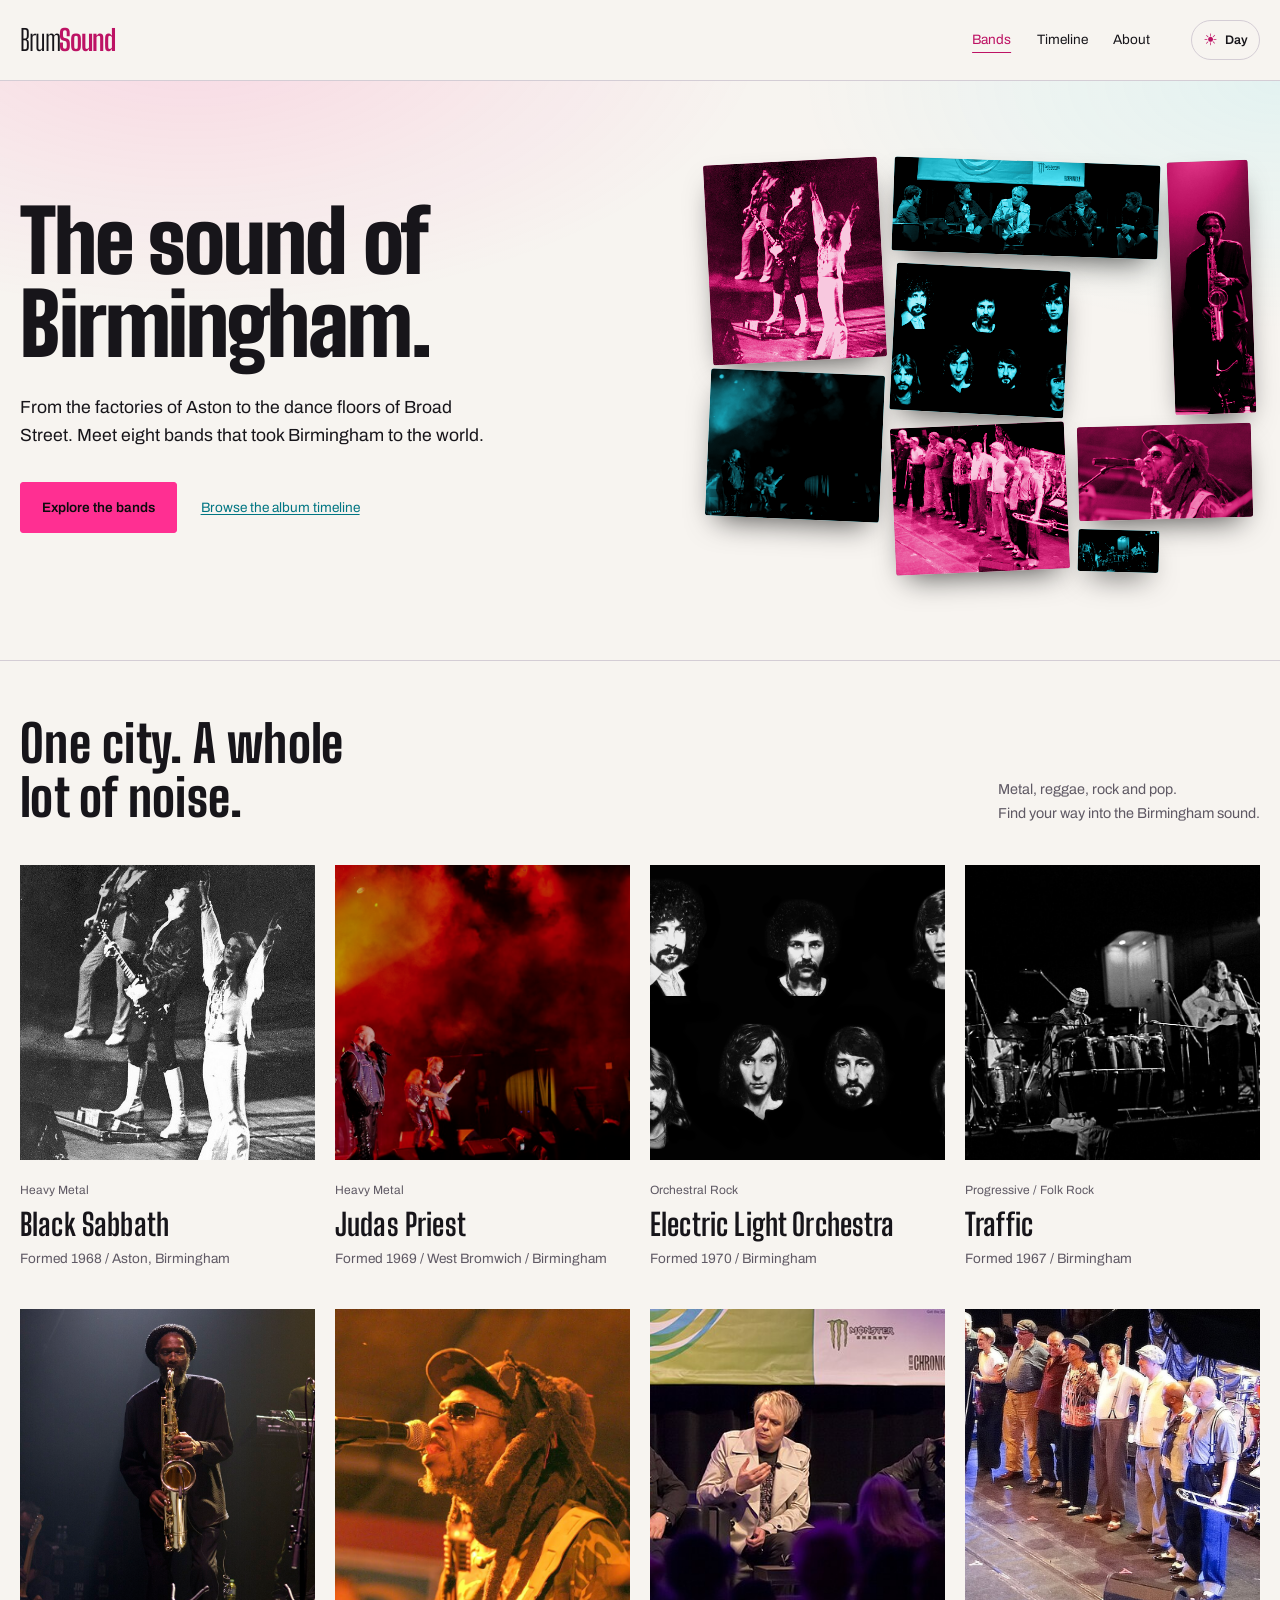
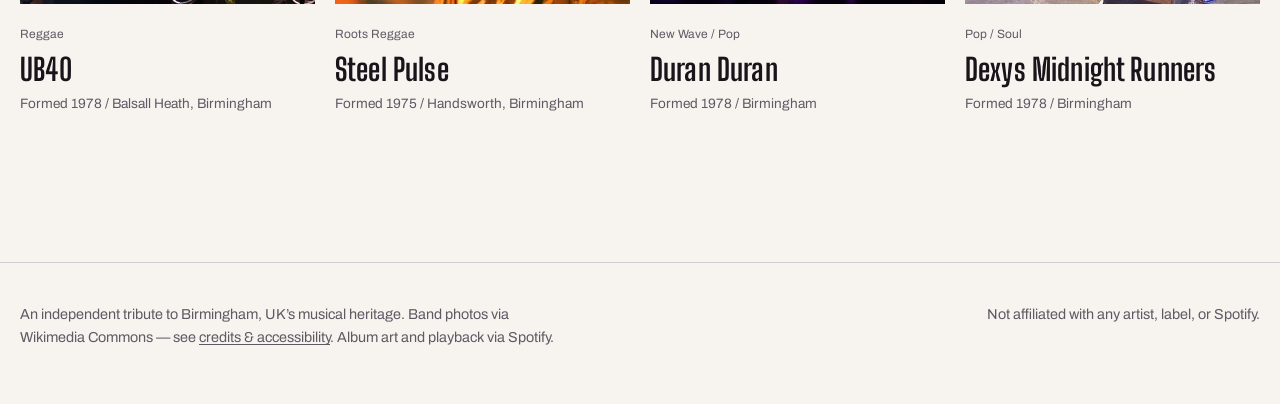
<file: index.html>
<!doctype html>
<html lang="en">
<head>
<meta charset="utf-8">
<meta name="viewport" content="width=device-width, initial-scale=1">
<title>BrumSound — The Sound of Birmingham</title>
<meta name="description" content="A musical heritage site profiling Birmingham&#x27;s most influential bands: Black Sabbath, Judas Priest, ELO, Traffic, UB40, Steel Pulse, Duran Duran and Dexys Midnight Runners.">
<link rel="preconnect" href="https://fonts.googleapis.com">
<link rel="preconnect" href="https://fonts.gstatic.com" crossorigin>
<link rel="stylesheet" href="css/base.css">
<link rel="stylesheet" href="css/themes.css">
</head>
<body class="home-page">
<a class="skip-link" href="#main">Skip to content</a>
<header class="site-header">
  <div class="container">
    <a class="site-logo" href="index.html">Brum<strong>Sound</strong></a>
    <nav class="site-nav" aria-label="Primary">
      <ul>
        <li><a href="index.html">Bands</a></li>
        <li><a href="timeline.html">Timeline</a></li>
        <li><a href="about.html">About</a></li>
      </ul>
    </nav>
  </div>
</header>
<main id="main">
  <section class="hero">
    <div class="container hero-grid">
      <div class="hero-copy">
        <h1>The sound of<br>Birmingham.</h1>
        <p class="lede">From the factories of Aston to the dance floors of Broad Street. Meet eight bands that took Birmingham to the world.</p>
        <div class="hero-actions"><a class="btn" href="#bands">Explore the bands</a><a class="text-link" href="timeline.html">Browse the album timeline</a></div>
      </div>
      <div class="hero-collage" aria-hidden="true">
        <div class="collage-tile ct-1"><img src="images/black-sabbath.jpg" alt="" fetchpriority="high" width="501" height="640"></div>
        <div class="collage-tile ct-2"><img src="images/duran-duran.jpg" alt="" loading="lazy" width="960" height="357"></div>
        <div class="collage-tile ct-3"><img src="images/ub40.jpg" alt="" loading="lazy" width="960" height="1440"></div>
        <div class="collage-tile ct-4"><img src="images/elo.png" alt="" loading="lazy" width="846" height="582"></div>
        <div class="collage-tile ct-5"><img src="images/steel-pulse.jpg" alt="" loading="lazy" width="960" height="640"></div>
        <div class="collage-tile ct-6"><img src="images/judas-priest.jpg" alt="" loading="lazy" width="960" height="639"></div>
        <div class="collage-tile ct-7"><img src="images/dexys.jpg" alt="" loading="lazy" width="960" height="779"></div>
        <div class="collage-tile ct-8"><img src="images/traffic.jpg" alt="" loading="lazy" width="960" height="641"></div>
      </div>
    </div>
  </section>

  <section class="container band-directory" id="bands">
    <div class="directory-heading"><h2>One city. A whole lot of noise.</h2><p>Metal, reggae, rock and pop.<br>Find your way into the Birmingham sound.</p></div>
    <div class="band-grid">
      <a class="band-card" href="bands/black-sabbath.html">
        <div class="band-card-media">
          <img src="images/black-sabbath.jpg" alt="" loading="lazy" width="501" height="640">
        </div>
        <div class="band-card-body" data-theme="metal">
          <span class="badge">Heavy Metal</span>
          <h3>Black Sabbath</h3>
          <p class="meta">Formed 1968 / Aston, Birmingham</p>
        </div>
      </a>
      <a class="band-card" href="bands/judas-priest.html">
        <div class="band-card-media">
          <img src="images/judas-priest.jpg" alt="" loading="lazy" width="960" height="639">
        </div>
        <div class="band-card-body" data-theme="metal">
          <span class="badge">Heavy Metal</span>
          <h3>Judas Priest</h3>
          <p class="meta">Formed 1969 / West Bromwich / Birmingham</p>
        </div>
      </a>
      <a class="band-card" href="bands/elo.html">
        <div class="band-card-media">
          <img src="images/elo.png" alt="" loading="lazy" width="846" height="582">
        </div>
        <div class="band-card-body" data-theme="cosmic">
          <span class="badge">Orchestral Rock</span>
          <h3>Electric Light Orchestra</h3>
          <p class="meta">Formed 1970 / Birmingham</p>
        </div>
      </a>
      <a class="band-card" href="bands/traffic.html">
        <div class="band-card-media">
          <img src="images/traffic.jpg" alt="" loading="lazy" width="960" height="641">
        </div>
        <div class="band-card-body" data-theme="cosmic">
          <span class="badge">Progressive / Folk Rock</span>
          <h3>Traffic</h3>
          <p class="meta">Formed 1967 / Birmingham</p>
        </div>
      </a>
      <a class="band-card" href="bands/ub40.html">
        <div class="band-card-media">
          <img src="images/ub40.jpg" alt="" loading="lazy" width="960" height="1440">
        </div>
        <div class="band-card-body" data-theme="reggae">
          <span class="badge">Reggae</span>
          <h3>UB40</h3>
          <p class="meta">Formed 1978 / Balsall Heath, Birmingham</p>
        </div>
      </a>
      <a class="band-card" href="bands/steel-pulse.html">
        <div class="band-card-media">
          <img src="images/steel-pulse.jpg" alt="" loading="lazy" width="960" height="640">
        </div>
        <div class="band-card-body" data-theme="reggae">
          <span class="badge">Roots Reggae</span>
          <h3>Steel Pulse</h3>
          <p class="meta">Formed 1975 / Handsworth, Birmingham</p>
        </div>
      </a>
      <a class="band-card" href="bands/duran-duran.html">
        <div class="band-card-media">
          <img src="images/duran-duran.jpg" alt="" loading="lazy" width="960" height="357">
        </div>
        <div class="band-card-body" data-theme="pop">
          <span class="badge">New Wave / Pop</span>
          <h3>Duran Duran</h3>
          <p class="meta">Formed 1978 / Birmingham</p>
        </div>
      </a>
      <a class="band-card" href="bands/dexys.html">
        <div class="band-card-media">
          <img src="images/dexys.jpg" alt="" loading="lazy" width="960" height="779">
        </div>
        <div class="band-card-body" data-theme="pop">
          <span class="badge">Pop / Soul</span>
          <h3>Dexys Midnight Runners</h3>
          <p class="meta">Formed 1978 / Birmingham</p>
        </div>
      </a>
    </div>
  </section>
</main>
<footer class="site-footer">
  <div class="container">
    <p>An independent tribute to Birmingham, UK&rsquo;s musical heritage. Band photos via Wikimedia Commons
      &mdash; see <a href="about.html">credits &amp; accessibility</a>. Album art and playback via Spotify.</p>
    <p>Not affiliated with any artist, label, or Spotify.</p>
  </div>
</footer>
<script src="js/main.js"></script>
</body>
</html>
</file>
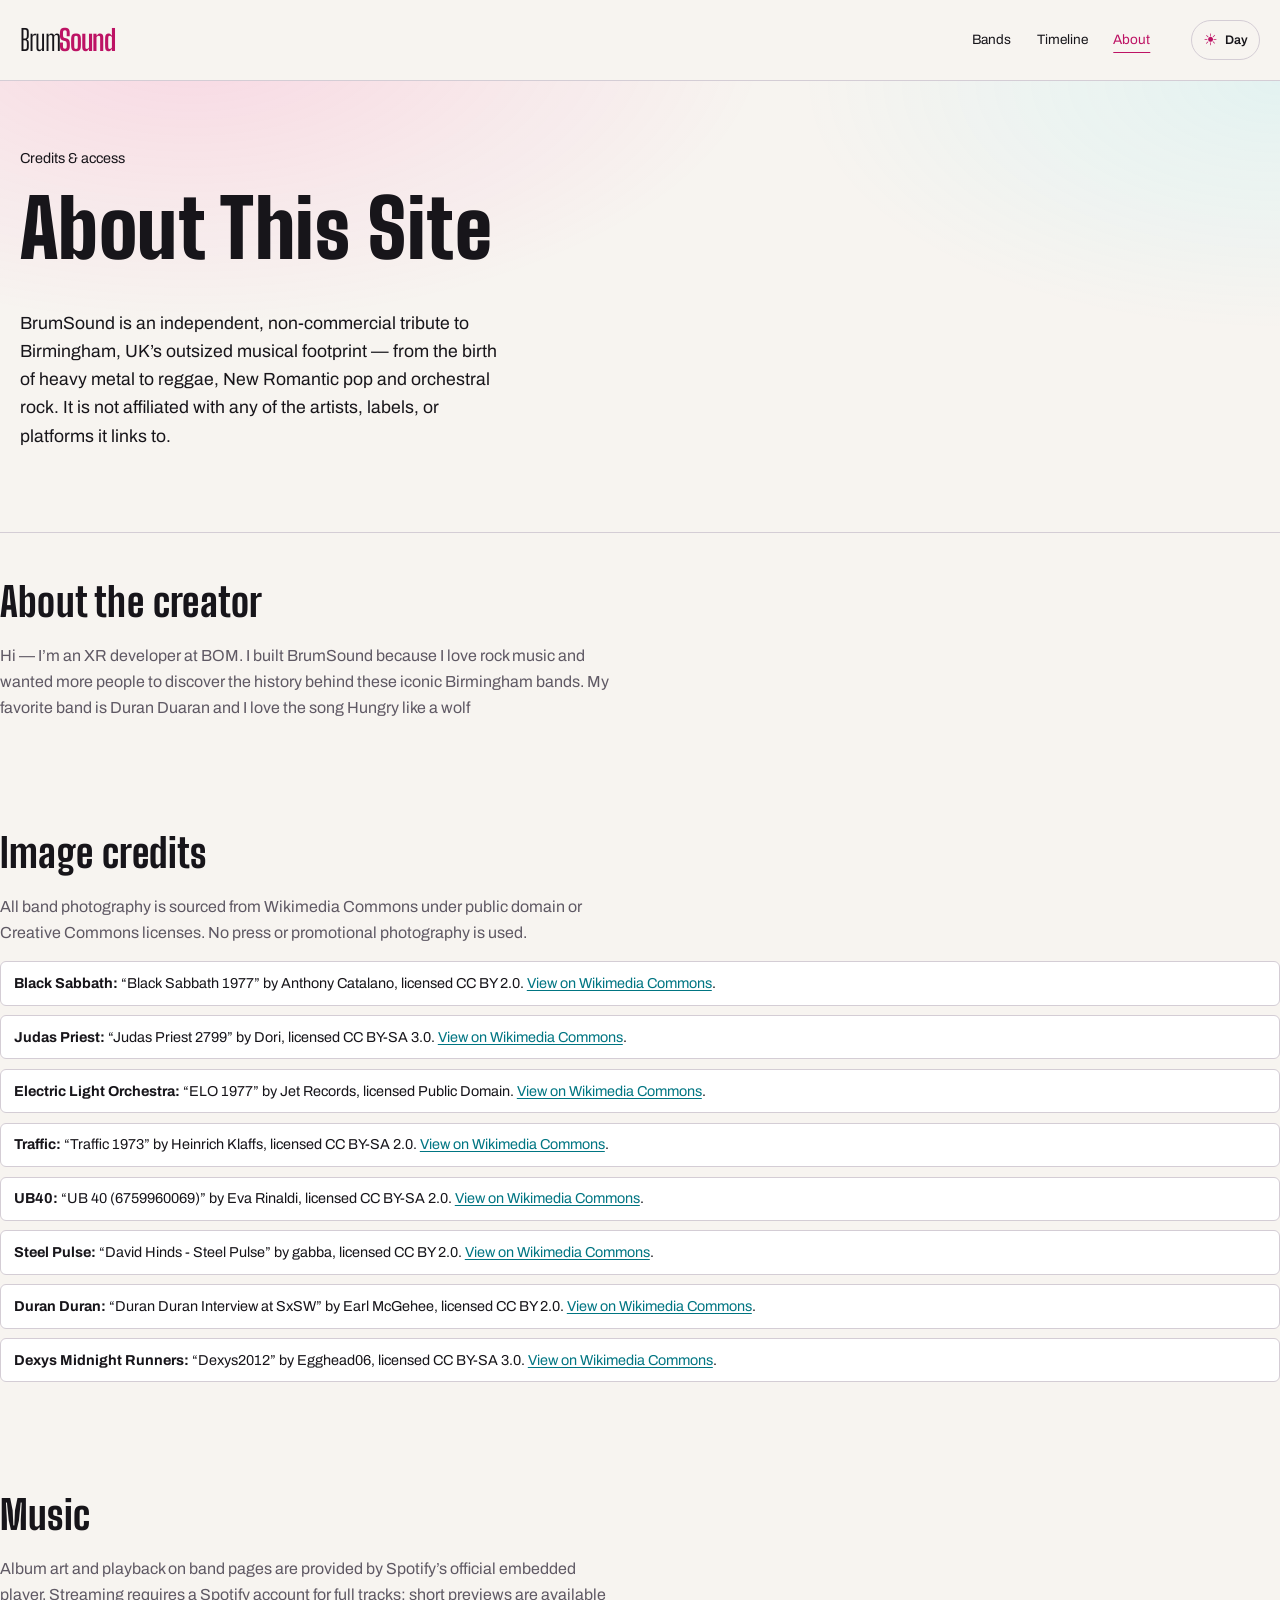
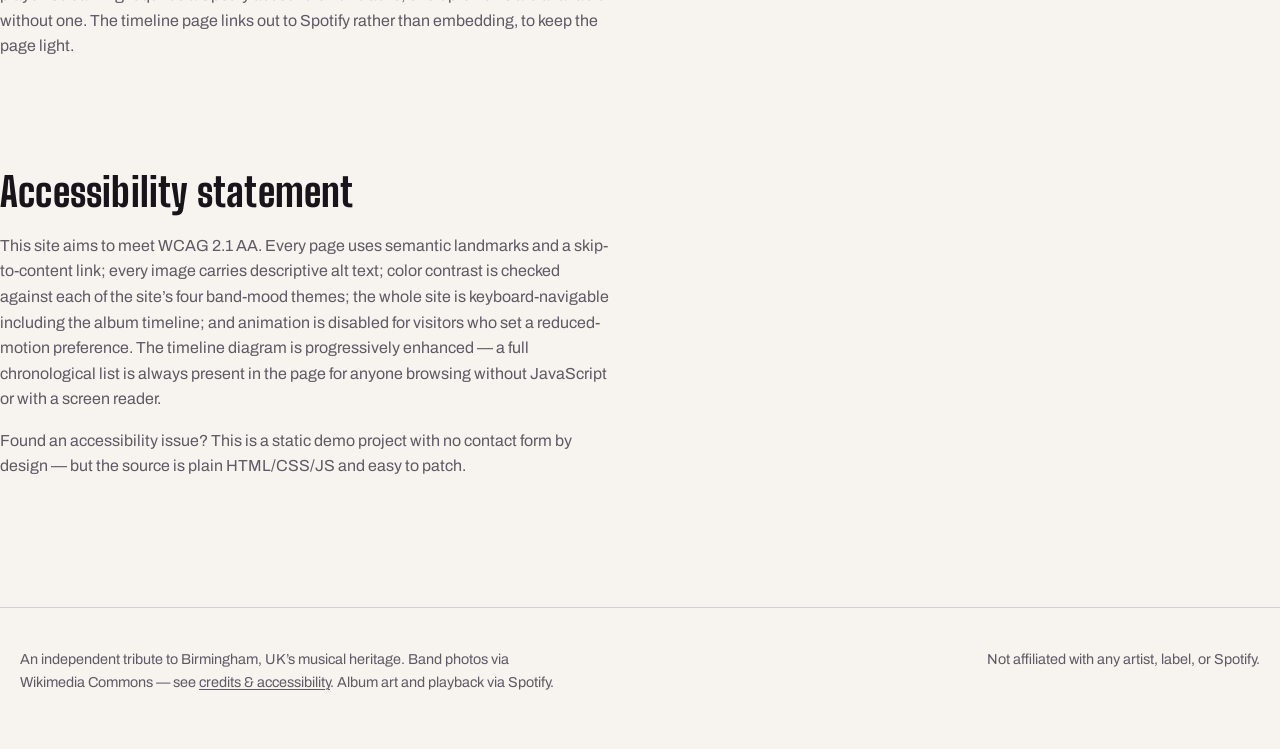
<file: about.html>
<!doctype html>
<html lang="en">
<head>
<meta charset="utf-8">
<meta name="viewport" content="width=device-width, initial-scale=1">
<title>About &amp; Credits — BrumSound</title>
<meta name="description" content="Image credits, Spotify attribution, and the accessibility statement for BrumSound.">
<link rel="preconnect" href="https://fonts.googleapis.com">
<link rel="preconnect" href="https://fonts.gstatic.com" crossorigin>
<link rel="stylesheet" href="css/base.css">
<link rel="stylesheet" href="css/themes.css">
</head>
<body>
<a class="skip-link" href="#main">Skip to content</a>
<header class="site-header">
  <div class="container">
    <a class="site-logo" href="index.html">Brum<strong>Sound</strong></a>
    <nav class="site-nav" aria-label="Primary">
      <ul>
        <li><a href="index.html">Bands</a></li>
        <li><a href="timeline.html">Timeline</a></li>
        <li><a href="about.html">About</a></li>
      </ul>
    </nav>
  </div>
</header>
<main id="main">
  <section class="hero">
    <div class="container">
      <span class="eyebrow">Credits &amp; access</span>
      <h1>About This Site</h1>
      <p class="lede">BrumSound is an independent, non-commercial tribute to Birmingham, UK&rsquo;s outsized
        musical footprint &mdash; from the birth of heavy metal to reggae, New Romantic pop and orchestral
        rock. It is not affiliated with any of the artists, labels, or platforms it links to.</p>
    </div>
  </section>

  <section class="container section">
    <h2>About the creator</h2>
    <p>Hi &mdash; I&rsquo;m an XR developer at BOM. I built BrumSound because I love rock music and wanted
      more people to discover the history behind these iconic Birmingham bands. My favorite band is Duran Duaran and I love the song Hungry like a wolf</p>
  </section>

  <section class="container section">
    <h2>Image credits</h2>
    <p>All band photography is sourced from Wikimedia Commons under public domain or Creative Commons
      licenses. No press or promotional photography is used.</p>
    <ul class="credit-list">
      <li><strong>Black Sabbath:</strong> &ldquo;Black Sabbath 1977&rdquo; by Anthony Catalano, licensed CC BY 2.0. <a href="https://commons.wikimedia.org/wiki/File:Black_Sabbath_1977.jpg" target="_blank" rel="noopener">View on Wikimedia Commons</a>.</li>
      <li><strong>Judas Priest:</strong> &ldquo;Judas Priest 2799&rdquo; by Dori, licensed CC BY-SA 3.0. <a href="https://commons.wikimedia.org/wiki/File:Judas_Priest_2799.jpg" target="_blank" rel="noopener">View on Wikimedia Commons</a>.</li>
      <li><strong>Electric Light Orchestra:</strong> &ldquo;ELO 1977&rdquo; by Jet Records, licensed Public Domain. <a href="https://commons.wikimedia.org/wiki/File:ELO_1977.png" target="_blank" rel="noopener">View on Wikimedia Commons</a>.</li>
      <li><strong>Traffic:</strong> &ldquo;Traffic 1973&rdquo; by Heinrich Klaffs, licensed CC BY-SA 2.0. <a href="https://commons.wikimedia.org/wiki/File:Traffic_1973.jpg" target="_blank" rel="noopener">View on Wikimedia Commons</a>.</li>
      <li><strong>UB40:</strong> &ldquo;UB 40 (6759960069)&rdquo; by Eva Rinaldi, licensed CC BY-SA 2.0. <a href="https://commons.wikimedia.org/wiki/File:UB_40_(6759960069).jpg" target="_blank" rel="noopener">View on Wikimedia Commons</a>.</li>
      <li><strong>Steel Pulse:</strong> &ldquo;David Hinds - Steel Pulse&rdquo; by gabba, licensed CC BY 2.0. <a href="https://commons.wikimedia.org/wiki/File:David_Hinds_-_Steel_Pulse.jpg" target="_blank" rel="noopener">View on Wikimedia Commons</a>.</li>
      <li><strong>Duran Duran:</strong> &ldquo;Duran Duran Interview at SxSW&rdquo; by Earl McGehee, licensed CC BY 2.0. <a href="https://commons.wikimedia.org/wiki/File:Duran_Duran_Interview_at_SxSW.jpg" target="_blank" rel="noopener">View on Wikimedia Commons</a>.</li>
      <li><strong>Dexys Midnight Runners:</strong> &ldquo;Dexys2012&rdquo; by Egghead06, licensed CC BY-SA 3.0. <a href="https://commons.wikimedia.org/wiki/File:Dexys2012.jpg" target="_blank" rel="noopener">View on Wikimedia Commons</a>.</li>
    </ul>
  </section>

  <section class="container section">
    <h2>Music</h2>
    <p>Album art and playback on band pages are provided by Spotify&rsquo;s official embedded player.
      Streaming requires a Spotify account for full tracks; short previews are available without one.
      The timeline page links out to Spotify rather than embedding, to keep the page light.</p>
  </section>

  <section class="container section">
    <h2>Accessibility statement</h2>
    <p>This site aims to meet WCAG 2.1 AA. Every page uses semantic landmarks and a skip-to-content link;
      every image carries descriptive alt text; color contrast is checked against each of the site&rsquo;s
      four band-mood themes; the whole site is keyboard-navigable including the album timeline; and
      animation is disabled for visitors who set a reduced-motion preference. The timeline diagram is
      progressively enhanced &mdash; a full chronological list is always present in the page for anyone
      browsing without JavaScript or with a screen reader.</p>
    <p>Found an accessibility issue? This is a static demo project with no contact form by design &mdash;
      but the source is plain HTML/CSS/JS and easy to patch.</p>
  </section>
</main>
<footer class="site-footer">
  <div class="container">
    <p>An independent tribute to Birmingham, UK&rsquo;s musical heritage. Band photos via Wikimedia Commons
      &mdash; see <a href="about.html">credits &amp; accessibility</a>. Album art and playback via Spotify.</p>
    <p>Not affiliated with any artist, label, or Spotify.</p>
  </div>
</footer>
<script src="js/main.js"></script>
</body>
</html>
</file>
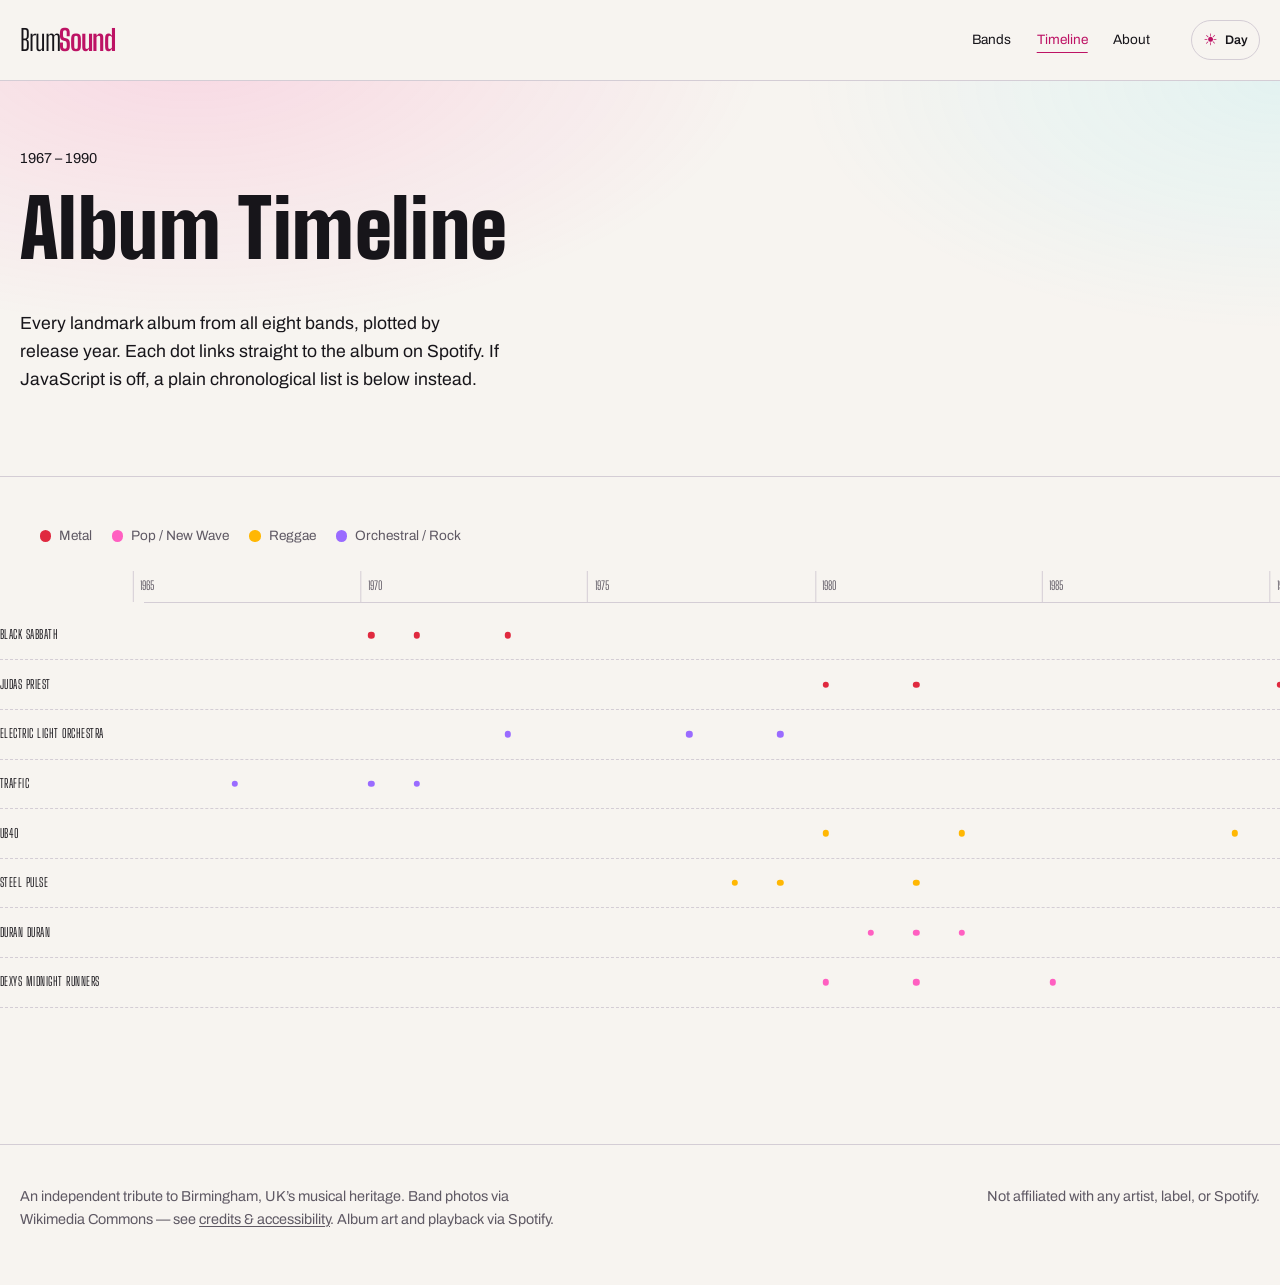
<file: timeline.html>
<!doctype html>
<html lang="en">
<head>
<meta charset="utf-8">
<meta name="viewport" content="width=device-width, initial-scale=1">
<title>Album Timeline — BrumSound</title>
<meta name="description" content="A historical diagram of album releases from Birmingham&#x27;s most influential bands, 1967 to 1990, linked to Spotify.">
<link rel="preconnect" href="https://fonts.googleapis.com">
<link rel="preconnect" href="https://fonts.gstatic.com" crossorigin>
<link rel="stylesheet" href="css/base.css">
<link rel="stylesheet" href="css/themes.css">
</head>
<body>
<a class="skip-link" href="#main">Skip to content</a>
<header class="site-header">
  <div class="container">
    <a class="site-logo" href="index.html">Brum<strong>Sound</strong></a>
    <nav class="site-nav" aria-label="Primary">
      <ul>
        <li><a href="index.html">Bands</a></li>
        <li><a href="timeline.html">Timeline</a></li>
        <li><a href="about.html">About</a></li>
      </ul>
    </nav>
  </div>
</header>
<main id="main">
  <section class="hero">
    <div class="container">
      <span class="eyebrow">1967 &ndash; 1990</span>
      <h1>Album Timeline</h1>
      <p class="lede">Every landmark album from all eight bands, plotted by release year. Each dot links
        straight to the album on Spotify. If JavaScript is off, a plain chronological list is below instead.</p>
    </div>
  </section>

  <section class="container section-tight">
    <ul class="timeline-legend" id="timeline-legend"></ul>
    <div class="timeline-wrap">
      <div class="timeline-diagram" id="timeline-diagram"></div>
    </div>

    <div class="timeline-fallback">
      <h3>Full chronological list</h3>
      <ol>
      <li><strong>1967</strong> &mdash; <a href="bands/traffic.html">Traffic</a>: <a href="https://open.spotify.com/album/3E9GiUlnRL2Sq0mstTSElN" target="_blank" rel="noopener">Mr. Fantasy</a></li>
      <li><strong>1970</strong> &mdash; <a href="bands/black-sabbath.html">Black Sabbath</a>: <a href="https://open.spotify.com/album/7LGVdC9fFwgWYaIrZwsSv6" target="_blank" rel="noopener">Paranoid</a></li>
      <li><strong>1970</strong> &mdash; <a href="bands/traffic.html">Traffic</a>: <a href="https://open.spotify.com/album/2TjodugH6rA5ZHPsWVErmw" target="_blank" rel="noopener">John Barleycorn Must Die</a></li>
      <li><strong>1971</strong> &mdash; <a href="bands/black-sabbath.html">Black Sabbath</a>: <a href="https://open.spotify.com/album/5fL62YvPPXrzm9gKJpswlq" target="_blank" rel="noopener">Master of Reality</a></li>
      <li><strong>1971</strong> &mdash; <a href="bands/traffic.html">Traffic</a>: <a href="https://open.spotify.com/album/3O3fvYKFuKqOyDkPR25tX8" target="_blank" rel="noopener">The Low Spark of High Heeled Boys</a></li>
      <li><strong>1973</strong> &mdash; <a href="bands/black-sabbath.html">Black Sabbath</a>: <a href="https://open.spotify.com/album/6tjx1ACkf4cYyFuhkyqz2A" target="_blank" rel="noopener">Sabbath Bloody Sabbath</a></li>
      <li><strong>1973</strong> &mdash; <a href="bands/elo.html">Electric Light Orchestra</a>: <a href="https://open.spotify.com/album/5SeRsknrRC8Ch082iwtB40" target="_blank" rel="noopener">ELO 2</a></li>
      <li><strong>1977</strong> &mdash; <a href="bands/elo.html">Electric Light Orchestra</a>: <a href="https://open.spotify.com/album/2qd7QaBMaK15aNWo7mdWMH" target="_blank" rel="noopener">Out of the Blue</a></li>
      <li><strong>1978</strong> &mdash; <a href="bands/steel-pulse.html">Steel Pulse</a>: <a href="https://open.spotify.com/album/7C1tdCZihEDyR7cLAtfWYR" target="_blank" rel="noopener">Handsworth Revolution</a></li>
      <li><strong>1979</strong> &mdash; <a href="bands/elo.html">Electric Light Orchestra</a>: <a href="https://open.spotify.com/album/2SlLJQ2VAa1thmcRiVuXrb" target="_blank" rel="noopener">Discovery</a></li>
      <li><strong>1979</strong> &mdash; <a href="bands/steel-pulse.html">Steel Pulse</a>: <a href="https://open.spotify.com/album/70W6gsPTEKSu9KTSjmgwaR" target="_blank" rel="noopener">Tribute to the Martyrs</a></li>
      <li><strong>1980</strong> &mdash; <a href="bands/dexys.html">Dexys Midnight Runners</a>: <a href="https://open.spotify.com/album/5iawHcgRuKL5HMRbigdvWC" target="_blank" rel="noopener">Searching for the Young Soul Rebels</a></li>
      <li><strong>1980</strong> &mdash; <a href="bands/judas-priest.html">Judas Priest</a>: <a href="https://open.spotify.com/album/5bqtZRbUZUxUps8mrO9tGY" target="_blank" rel="noopener">British Steel</a></li>
      <li><strong>1980</strong> &mdash; <a href="bands/ub40.html">UB40</a>: <a href="https://open.spotify.com/album/0rfNBDAG7tzO4Sw5mO3xJE" target="_blank" rel="noopener">Signing Off</a></li>
      <li><strong>1981</strong> &mdash; <a href="bands/duran-duran.html">Duran Duran</a>: <a href="https://open.spotify.com/album/2Tc7ILGF89w1PWOhzuZlqB" target="_blank" rel="noopener">Duran Duran</a></li>
      <li><strong>1982</strong> &mdash; <a href="bands/dexys.html">Dexys Midnight Runners</a>: <a href="https://open.spotify.com/album/0QNluXFRHFyRVDiBHXmstK" target="_blank" rel="noopener">Too-Rye-Ay</a></li>
      <li><strong>1982</strong> &mdash; <a href="bands/duran-duran.html">Duran Duran</a>: <a href="https://open.spotify.com/album/7HVP879lmeHoVCMZINTDlj" target="_blank" rel="noopener">Rio</a></li>
      <li><strong>1982</strong> &mdash; <a href="bands/judas-priest.html">Judas Priest</a>: <a href="https://open.spotify.com/album/0V7mTTzioHiYIjfM8ATZBI" target="_blank" rel="noopener">Screaming for Vengeance</a></li>
      <li><strong>1982</strong> &mdash; <a href="bands/steel-pulse.html">Steel Pulse</a>: <a href="https://open.spotify.com/album/26eFSibLfoQ0pIvnb02NDg" target="_blank" rel="noopener">True Democracy</a></li>
      <li><strong>1983</strong> &mdash; <a href="bands/duran-duran.html">Duran Duran</a>: <a href="https://open.spotify.com/album/1A1AKj7tAopU9MIZgWdSP9" target="_blank" rel="noopener">Seven and the Ragged Tiger</a></li>
      <li><strong>1983</strong> &mdash; <a href="bands/ub40.html">UB40</a>: <a href="https://open.spotify.com/album/5kxx0oDspXVyGCOjdDjSFi" target="_blank" rel="noopener">Labour of Love</a></li>
      <li><strong>1985</strong> &mdash; <a href="bands/dexys.html">Dexys Midnight Runners</a>: <a href="https://open.spotify.com/album/4qYbTPy4fWUOOEUWvnDV3Q" target="_blank" rel="noopener">Don&#x27;t Stand Me Down</a></li>
      <li><strong>1989</strong> &mdash; <a href="bands/ub40.html">UB40</a>: <a href="https://open.spotify.com/album/1mMfvPS1HZsxtU958F4Eq9" target="_blank" rel="noopener">Labour of Love II</a></li>
      <li><strong>1990</strong> &mdash; <a href="bands/judas-priest.html">Judas Priest</a>: <a href="https://open.spotify.com/album/7LgrhuKnAXpNEv8qzcVd2t" target="_blank" rel="noopener">Painkiller</a></li>
      </ol>
    </div>
  </section>
</main>
<footer class="site-footer">
  <div class="container">
    <p>An independent tribute to Birmingham, UK&rsquo;s musical heritage. Band photos via Wikimedia Commons
      &mdash; see <a href="about.html">credits &amp; accessibility</a>. Album art and playback via Spotify.</p>
    <p>Not affiliated with any artist, label, or Spotify.</p>
  </div>
</footer>
<script src="js/main.js"></script>
<script src="data/bands.js"></script>
<script src="js/timeline.js"></script>
</body>
</html>
</file>
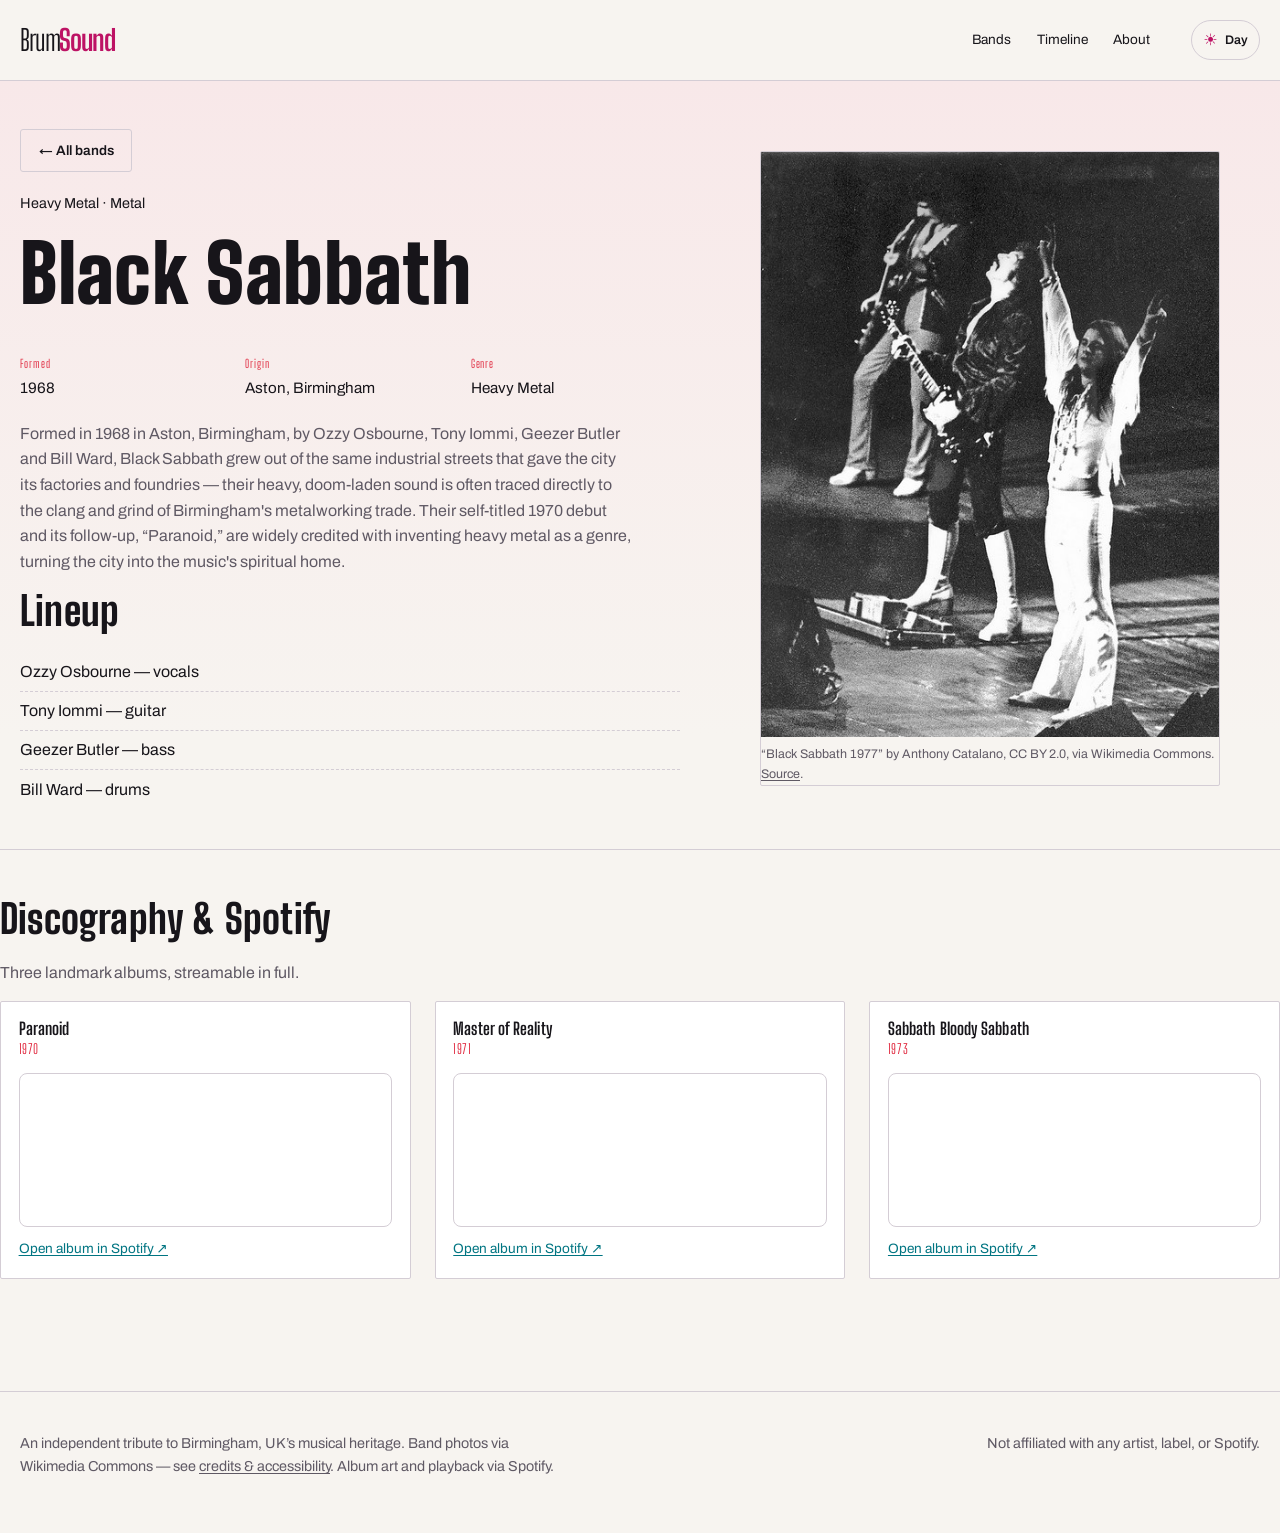
<file: bands/black-sabbath.html>
<!doctype html>
<html lang="en">
<head>
<meta charset="utf-8">
<meta name="viewport" content="width=device-width, initial-scale=1">
<title>Black Sabbath — BrumSound</title>
<meta name="description" content="Black Sabbath: formed 1968 in Aston, Birmingham. Bio, lineup, and discography with Spotify links.">
<link rel="preconnect" href="https://fonts.googleapis.com">
<link rel="preconnect" href="https://fonts.gstatic.com" crossorigin>
<link rel="stylesheet" href="../css/base.css">
<link rel="stylesheet" href="../css/themes.css">
</head>
<body data-theme="metal">
<a class="skip-link" href="#main">Skip to content</a>
<header class="site-header">
  <div class="container">
    <a class="site-logo" href="../index.html">Brum<strong>Sound</strong></a>
    <nav class="site-nav" aria-label="Primary">
      <ul>
        <li><a href="../index.html">Bands</a></li>
        <li><a href="../timeline.html">Timeline</a></li>
        <li><a href="../about.html">About</a></li>
      </ul>
    </nav>
  </div>
</header>
<main id="main">
  <section class="band-hero">
    <div class="container band-hero-grid">
      <div>
        <a class="btn btn-outline" href="../index.html">&larr; All bands</a>
        <span class="eyebrow" style="display:block;margin-top:1.25rem;">Heavy Metal &middot; Metal</span>
        <h1>Black Sabbath</h1>
        <dl class="meta-list">
          <div><dt>Formed</dt><dd>1968</dd></div>
          <div><dt>Origin</dt><dd>Aston, Birmingham</dd></div>
          <div><dt>Genre</dt><dd>Heavy Metal</dd></div>
        </dl>
        <p>Formed in 1968 in Aston, Birmingham, by Ozzy Osbourne, Tony Iommi, Geezer Butler and Bill Ward, Black Sabbath grew out of the same industrial streets that gave the city its factories and foundries — their heavy, doom-laden sound is often traced directly to the clang and grind of Birmingham's metalworking trade. Their self-titled 1970 debut and its follow-up, “Paranoid,” are widely credited with inventing heavy metal as a genre, turning the city into the music's spiritual home.</p>
        <h2>Lineup</h2>
        <ul class="members">
        <li>Ozzy Osbourne — vocals</li>
        <li>Tony Iommi — guitar</li>
        <li>Geezer Butler — bass</li>
        <li>Bill Ward — drums</li>
        </ul>
      </div>
      <div>
        <figure class="band-photo">
          <img src="../images/black-sabbath.jpg" alt="Black Sabbath, photographed in 1977." loading="lazy" width="501" height="640">
          <figcaption class="photo-credit">&ldquo;Black Sabbath 1977&rdquo; by Anthony Catalano,
            CC BY 2.0, via Wikimedia Commons.
            <a href="https://commons.wikimedia.org/wiki/File:Black_Sabbath_1977.jpg" target="_blank" rel="noopener">Source</a>.</figcaption>
        </figure>
      </div>
    </div>
  </section>

  <section class="section container">
    <h2>Discography &amp; Spotify</h2>
    <p>Three landmark albums, streamable in full.</p>
    <div class="discography">
      <div class="album-card">
        <h3>Paranoid</h3>
        <p class="album-year">1970</p>
        <div class="spotify-embed">
          <iframe src="https://open.spotify.com/embed/album/7LGVdC9fFwgWYaIrZwsSv6"
            width="100%" height="152" frameborder="0" loading="lazy"
            allow="autoplay; clipboard-write; encrypted-media; fullscreen; picture-in-picture"
            title="Paranoid by Black Sabbath on Spotify"></iframe>
        </div>
        <a class="spotify-link" href="https://open.spotify.com/album/7LGVdC9fFwgWYaIrZwsSv6" target="_blank" rel="noopener">Open album in Spotify &#8599;</a>
      </div>
      <div class="album-card">
        <h3>Master of Reality</h3>
        <p class="album-year">1971</p>
        <div class="spotify-embed">
          <iframe src="https://open.spotify.com/embed/album/5fL62YvPPXrzm9gKJpswlq"
            width="100%" height="152" frameborder="0" loading="lazy"
            allow="autoplay; clipboard-write; encrypted-media; fullscreen; picture-in-picture"
            title="Master of Reality by Black Sabbath on Spotify"></iframe>
        </div>
        <a class="spotify-link" href="https://open.spotify.com/album/5fL62YvPPXrzm9gKJpswlq" target="_blank" rel="noopener">Open album in Spotify &#8599;</a>
      </div>
      <div class="album-card">
        <h3>Sabbath Bloody Sabbath</h3>
        <p class="album-year">1973</p>
        <div class="spotify-embed">
          <iframe src="https://open.spotify.com/embed/album/6tjx1ACkf4cYyFuhkyqz2A"
            width="100%" height="152" frameborder="0" loading="lazy"
            allow="autoplay; clipboard-write; encrypted-media; fullscreen; picture-in-picture"
            title="Sabbath Bloody Sabbath by Black Sabbath on Spotify"></iframe>
        </div>
        <a class="spotify-link" href="https://open.spotify.com/album/6tjx1ACkf4cYyFuhkyqz2A" target="_blank" rel="noopener">Open album in Spotify &#8599;</a>
      </div>
    </div>
  </section>
</main>
<footer class="site-footer">
  <div class="container">
    <p>An independent tribute to Birmingham, UK&rsquo;s musical heritage. Band photos via Wikimedia Commons
      &mdash; see <a href="../about.html">credits &amp; accessibility</a>. Album art and playback via Spotify.</p>
    <p>Not affiliated with any artist, label, or Spotify.</p>
  </div>
</footer>
<script src="../js/main.js"></script>
</body>
</html>
</file>
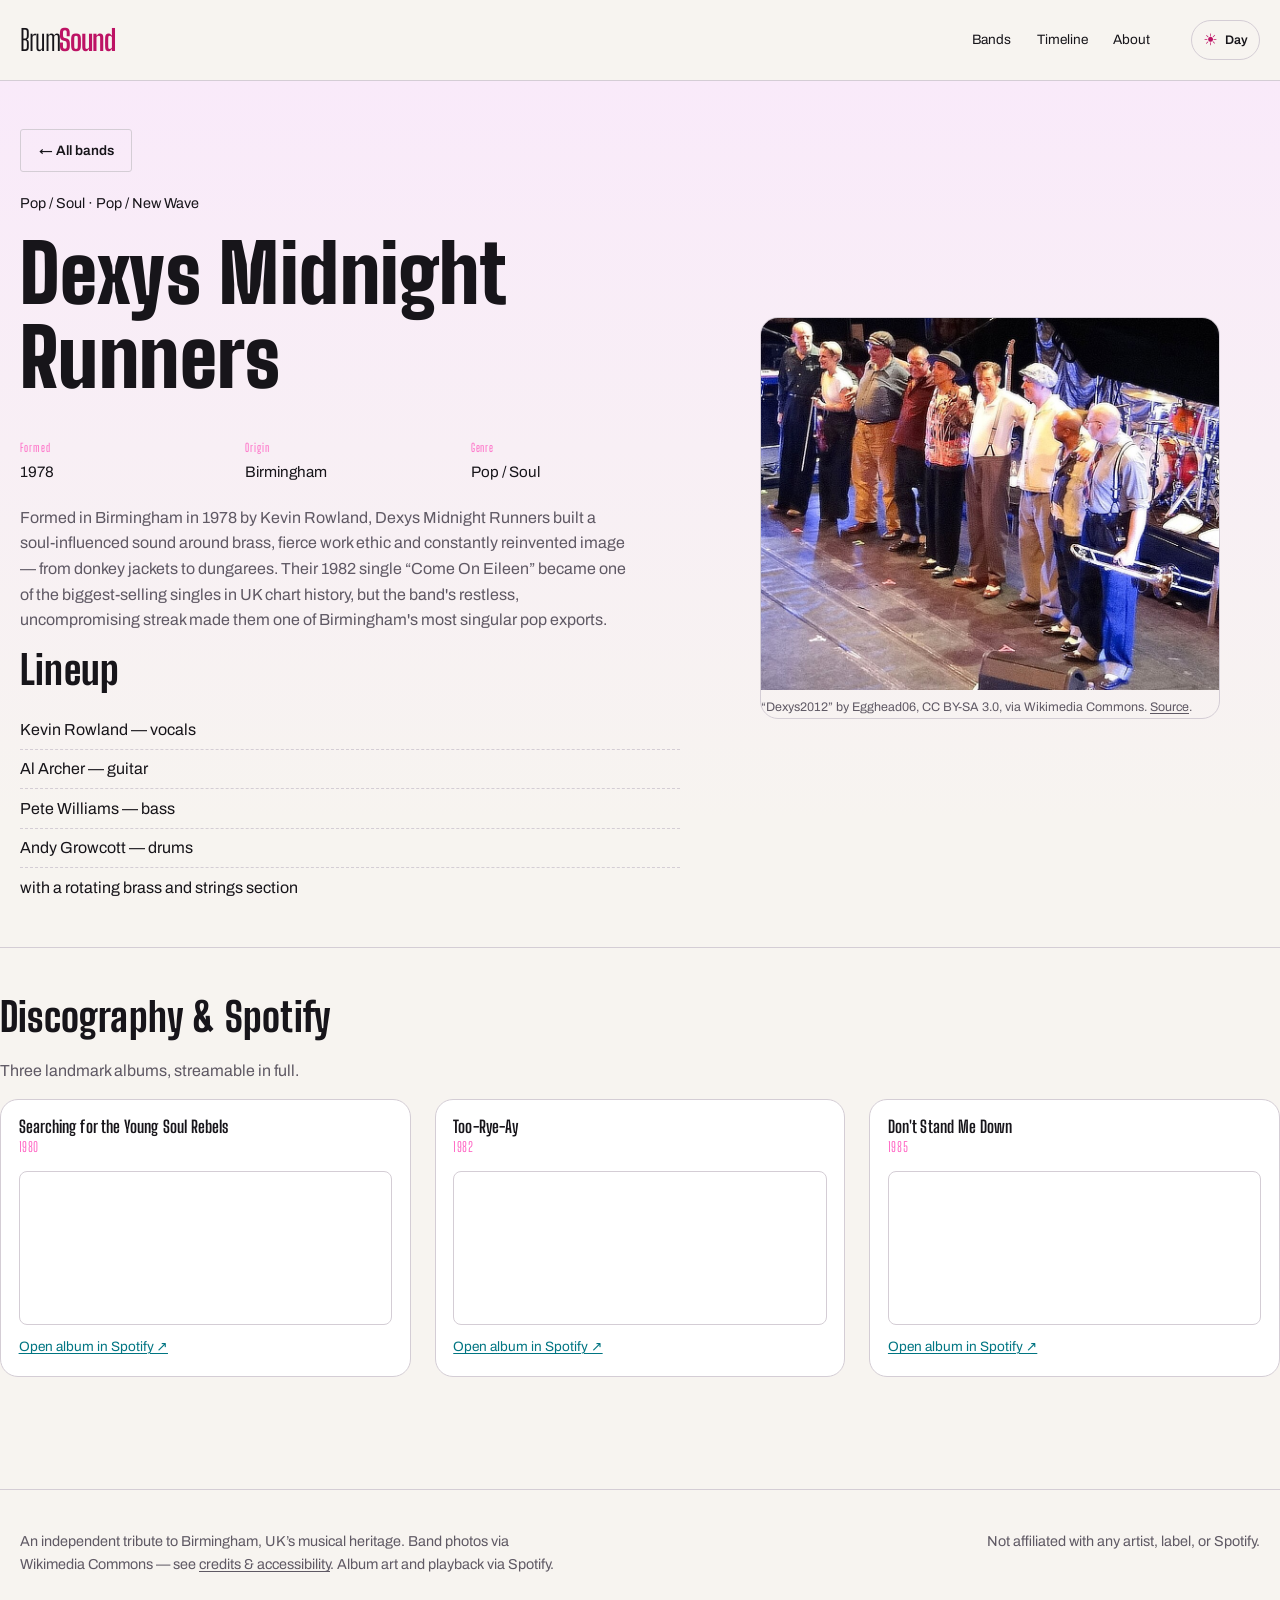
<file: bands/dexys.html>
<!doctype html>
<html lang="en">
<head>
<meta charset="utf-8">
<meta name="viewport" content="width=device-width, initial-scale=1">
<title>Dexys Midnight Runners — BrumSound</title>
<meta name="description" content="Dexys Midnight Runners: formed 1978 in Birmingham. Bio, lineup, and discography with Spotify links.">
<link rel="preconnect" href="https://fonts.googleapis.com">
<link rel="preconnect" href="https://fonts.gstatic.com" crossorigin>
<link rel="stylesheet" href="../css/base.css">
<link rel="stylesheet" href="../css/themes.css">
</head>
<body data-theme="pop">
<a class="skip-link" href="#main">Skip to content</a>
<header class="site-header">
  <div class="container">
    <a class="site-logo" href="../index.html">Brum<strong>Sound</strong></a>
    <nav class="site-nav" aria-label="Primary">
      <ul>
        <li><a href="../index.html">Bands</a></li>
        <li><a href="../timeline.html">Timeline</a></li>
        <li><a href="../about.html">About</a></li>
      </ul>
    </nav>
  </div>
</header>
<main id="main">
  <section class="band-hero">
    <div class="container band-hero-grid">
      <div>
        <a class="btn btn-outline" href="../index.html">&larr; All bands</a>
        <span class="eyebrow" style="display:block;margin-top:1.25rem;">Pop / Soul &middot; Pop / New Wave</span>
        <h1>Dexys Midnight Runners</h1>
        <dl class="meta-list">
          <div><dt>Formed</dt><dd>1978</dd></div>
          <div><dt>Origin</dt><dd>Birmingham</dd></div>
          <div><dt>Genre</dt><dd>Pop / Soul</dd></div>
        </dl>
        <p>Formed in Birmingham in 1978 by Kevin Rowland, Dexys Midnight Runners built a soul-influenced sound around brass, fierce work ethic and constantly reinvented image — from donkey jackets to dungarees. Their 1982 single “Come On Eileen” became one of the biggest-selling singles in UK chart history, but the band's restless, uncompromising streak made them one of Birmingham's most singular pop exports.</p>
        <h2>Lineup</h2>
        <ul class="members">
        <li>Kevin Rowland — vocals</li>
        <li>Al Archer — guitar</li>
        <li>Pete Williams — bass</li>
        <li>Andy Growcott — drums</li>
        <li>with a rotating brass and strings section</li>
        </ul>
      </div>
      <div>
        <figure class="band-photo">
          <img src="../images/dexys.jpg" alt="Dexys Midnight Runners performing live in 2012." loading="lazy" width="960" height="779">
          <figcaption class="photo-credit">&ldquo;Dexys2012&rdquo; by Egghead06,
            CC BY-SA 3.0, via Wikimedia Commons.
            <a href="https://commons.wikimedia.org/wiki/File:Dexys2012.jpg" target="_blank" rel="noopener">Source</a>.</figcaption>
        </figure>
      </div>
    </div>
  </section>

  <section class="section container">
    <h2>Discography &amp; Spotify</h2>
    <p>Three landmark albums, streamable in full.</p>
    <div class="discography">
      <div class="album-card">
        <h3>Searching for the Young Soul Rebels</h3>
        <p class="album-year">1980</p>
        <div class="spotify-embed">
          <iframe src="https://open.spotify.com/embed/album/5iawHcgRuKL5HMRbigdvWC"
            width="100%" height="152" frameborder="0" loading="lazy"
            allow="autoplay; clipboard-write; encrypted-media; fullscreen; picture-in-picture"
            title="Searching for the Young Soul Rebels by Dexys Midnight Runners on Spotify"></iframe>
        </div>
        <a class="spotify-link" href="https://open.spotify.com/album/5iawHcgRuKL5HMRbigdvWC" target="_blank" rel="noopener">Open album in Spotify &#8599;</a>
      </div>
      <div class="album-card">
        <h3>Too-Rye-Ay</h3>
        <p class="album-year">1982</p>
        <div class="spotify-embed">
          <iframe src="https://open.spotify.com/embed/album/0QNluXFRHFyRVDiBHXmstK"
            width="100%" height="152" frameborder="0" loading="lazy"
            allow="autoplay; clipboard-write; encrypted-media; fullscreen; picture-in-picture"
            title="Too-Rye-Ay by Dexys Midnight Runners on Spotify"></iframe>
        </div>
        <a class="spotify-link" href="https://open.spotify.com/album/0QNluXFRHFyRVDiBHXmstK" target="_blank" rel="noopener">Open album in Spotify &#8599;</a>
      </div>
      <div class="album-card">
        <h3>Don&#x27;t Stand Me Down</h3>
        <p class="album-year">1985</p>
        <div class="spotify-embed">
          <iframe src="https://open.spotify.com/embed/album/4qYbTPy4fWUOOEUWvnDV3Q"
            width="100%" height="152" frameborder="0" loading="lazy"
            allow="autoplay; clipboard-write; encrypted-media; fullscreen; picture-in-picture"
            title="Don&#x27;t Stand Me Down by Dexys Midnight Runners on Spotify"></iframe>
        </div>
        <a class="spotify-link" href="https://open.spotify.com/album/4qYbTPy4fWUOOEUWvnDV3Q" target="_blank" rel="noopener">Open album in Spotify &#8599;</a>
      </div>
    </div>
  </section>
</main>
<footer class="site-footer">
  <div class="container">
    <p>An independent tribute to Birmingham, UK&rsquo;s musical heritage. Band photos via Wikimedia Commons
      &mdash; see <a href="../about.html">credits &amp; accessibility</a>. Album art and playback via Spotify.</p>
    <p>Not affiliated with any artist, label, or Spotify.</p>
  </div>
</footer>
<script src="../js/main.js"></script>
</body>
</html>
</file>
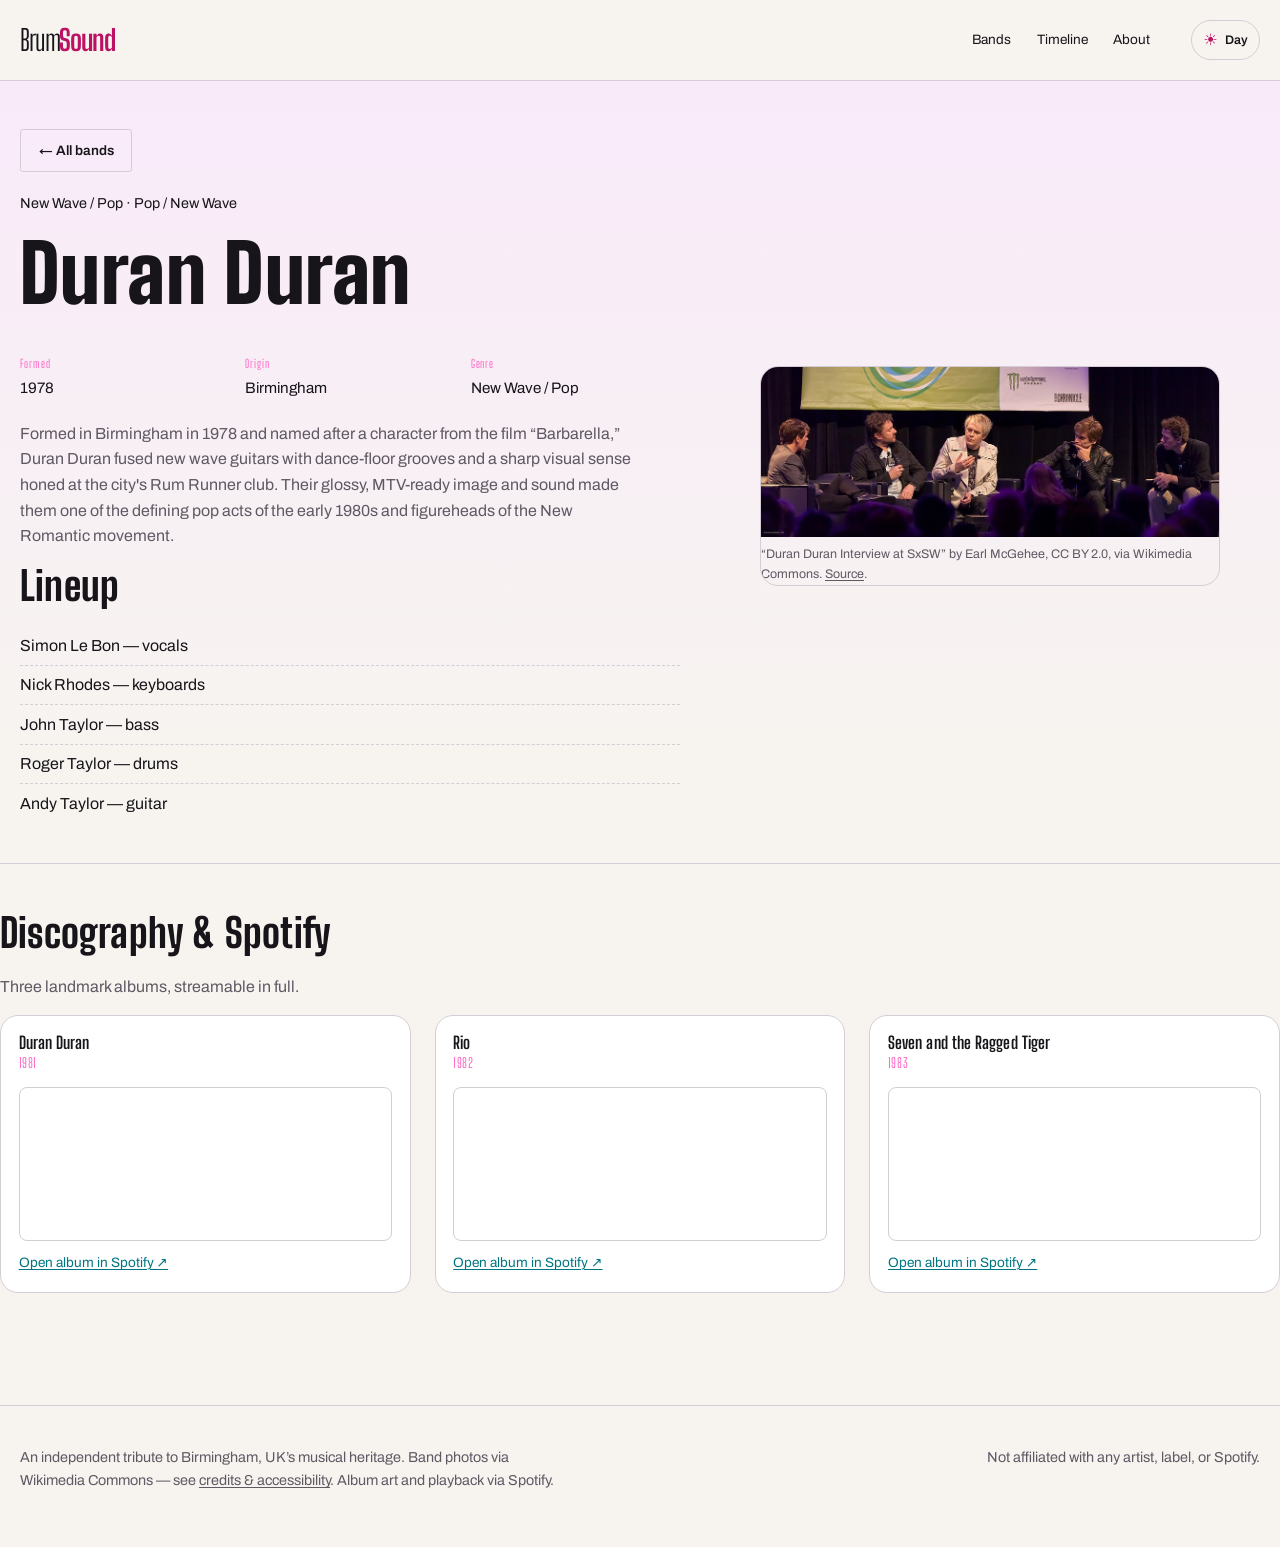
<file: bands/duran-duran.html>
<!doctype html>
<html lang="en">
<head>
<meta charset="utf-8">
<meta name="viewport" content="width=device-width, initial-scale=1">
<title>Duran Duran — BrumSound</title>
<meta name="description" content="Duran Duran: formed 1978 in Birmingham. Bio, lineup, and discography with Spotify links.">
<link rel="preconnect" href="https://fonts.googleapis.com">
<link rel="preconnect" href="https://fonts.gstatic.com" crossorigin>
<link rel="stylesheet" href="../css/base.css">
<link rel="stylesheet" href="../css/themes.css">
</head>
<body data-theme="pop">
<a class="skip-link" href="#main">Skip to content</a>
<header class="site-header">
  <div class="container">
    <a class="site-logo" href="../index.html">Brum<strong>Sound</strong></a>
    <nav class="site-nav" aria-label="Primary">
      <ul>
        <li><a href="../index.html">Bands</a></li>
        <li><a href="../timeline.html">Timeline</a></li>
        <li><a href="../about.html">About</a></li>
      </ul>
    </nav>
  </div>
</header>
<main id="main">
  <section class="band-hero">
    <div class="container band-hero-grid">
      <div>
        <a class="btn btn-outline" href="../index.html">&larr; All bands</a>
        <span class="eyebrow" style="display:block;margin-top:1.25rem;">New Wave / Pop &middot; Pop / New Wave</span>
        <h1>Duran Duran</h1>
        <dl class="meta-list">
          <div><dt>Formed</dt><dd>1978</dd></div>
          <div><dt>Origin</dt><dd>Birmingham</dd></div>
          <div><dt>Genre</dt><dd>New Wave / Pop</dd></div>
        </dl>
        <p>Formed in Birmingham in 1978 and named after a character from the film “Barbarella,” Duran Duran fused new wave guitars with dance-floor grooves and a sharp visual sense honed at the city's Rum Runner club. Their glossy, MTV-ready image and sound made them one of the defining pop acts of the early 1980s and figureheads of the New Romantic movement.</p>
        <h2>Lineup</h2>
        <ul class="members">
        <li>Simon Le Bon — vocals</li>
        <li>Nick Rhodes — keyboards</li>
        <li>John Taylor — bass</li>
        <li>Roger Taylor — drums</li>
        <li>Andy Taylor — guitar</li>
        </ul>
      </div>
      <div>
        <figure class="band-photo">
          <img src="../images/duran-duran.jpg" alt="Duran Duran being interviewed at SXSW." loading="lazy" width="960" height="357">
          <figcaption class="photo-credit">&ldquo;Duran Duran Interview at SxSW&rdquo; by Earl McGehee,
            CC BY 2.0, via Wikimedia Commons.
            <a href="https://commons.wikimedia.org/wiki/File:Duran_Duran_Interview_at_SxSW.jpg" target="_blank" rel="noopener">Source</a>.</figcaption>
        </figure>
      </div>
    </div>
  </section>

  <section class="section container">
    <h2>Discography &amp; Spotify</h2>
    <p>Three landmark albums, streamable in full.</p>
    <div class="discography">
      <div class="album-card">
        <h3>Duran Duran</h3>
        <p class="album-year">1981</p>
        <div class="spotify-embed">
          <iframe src="https://open.spotify.com/embed/album/2Tc7ILGF89w1PWOhzuZlqB"
            width="100%" height="152" frameborder="0" loading="lazy"
            allow="autoplay; clipboard-write; encrypted-media; fullscreen; picture-in-picture"
            title="Duran Duran by Duran Duran on Spotify"></iframe>
        </div>
        <a class="spotify-link" href="https://open.spotify.com/album/2Tc7ILGF89w1PWOhzuZlqB" target="_blank" rel="noopener">Open album in Spotify &#8599;</a>
      </div>
      <div class="album-card">
        <h3>Rio</h3>
        <p class="album-year">1982</p>
        <div class="spotify-embed">
          <iframe src="https://open.spotify.com/embed/album/7HVP879lmeHoVCMZINTDlj"
            width="100%" height="152" frameborder="0" loading="lazy"
            allow="autoplay; clipboard-write; encrypted-media; fullscreen; picture-in-picture"
            title="Rio by Duran Duran on Spotify"></iframe>
        </div>
        <a class="spotify-link" href="https://open.spotify.com/album/7HVP879lmeHoVCMZINTDlj" target="_blank" rel="noopener">Open album in Spotify &#8599;</a>
      </div>
      <div class="album-card">
        <h3>Seven and the Ragged Tiger</h3>
        <p class="album-year">1983</p>
        <div class="spotify-embed">
          <iframe src="https://open.spotify.com/embed/album/1A1AKj7tAopU9MIZgWdSP9"
            width="100%" height="152" frameborder="0" loading="lazy"
            allow="autoplay; clipboard-write; encrypted-media; fullscreen; picture-in-picture"
            title="Seven and the Ragged Tiger by Duran Duran on Spotify"></iframe>
        </div>
        <a class="spotify-link" href="https://open.spotify.com/album/1A1AKj7tAopU9MIZgWdSP9" target="_blank" rel="noopener">Open album in Spotify &#8599;</a>
      </div>
    </div>
  </section>
</main>
<footer class="site-footer">
  <div class="container">
    <p>An independent tribute to Birmingham, UK&rsquo;s musical heritage. Band photos via Wikimedia Commons
      &mdash; see <a href="../about.html">credits &amp; accessibility</a>. Album art and playback via Spotify.</p>
    <p>Not affiliated with any artist, label, or Spotify.</p>
  </div>
</footer>
<script src="../js/main.js"></script>
</body>
</html>
</file>
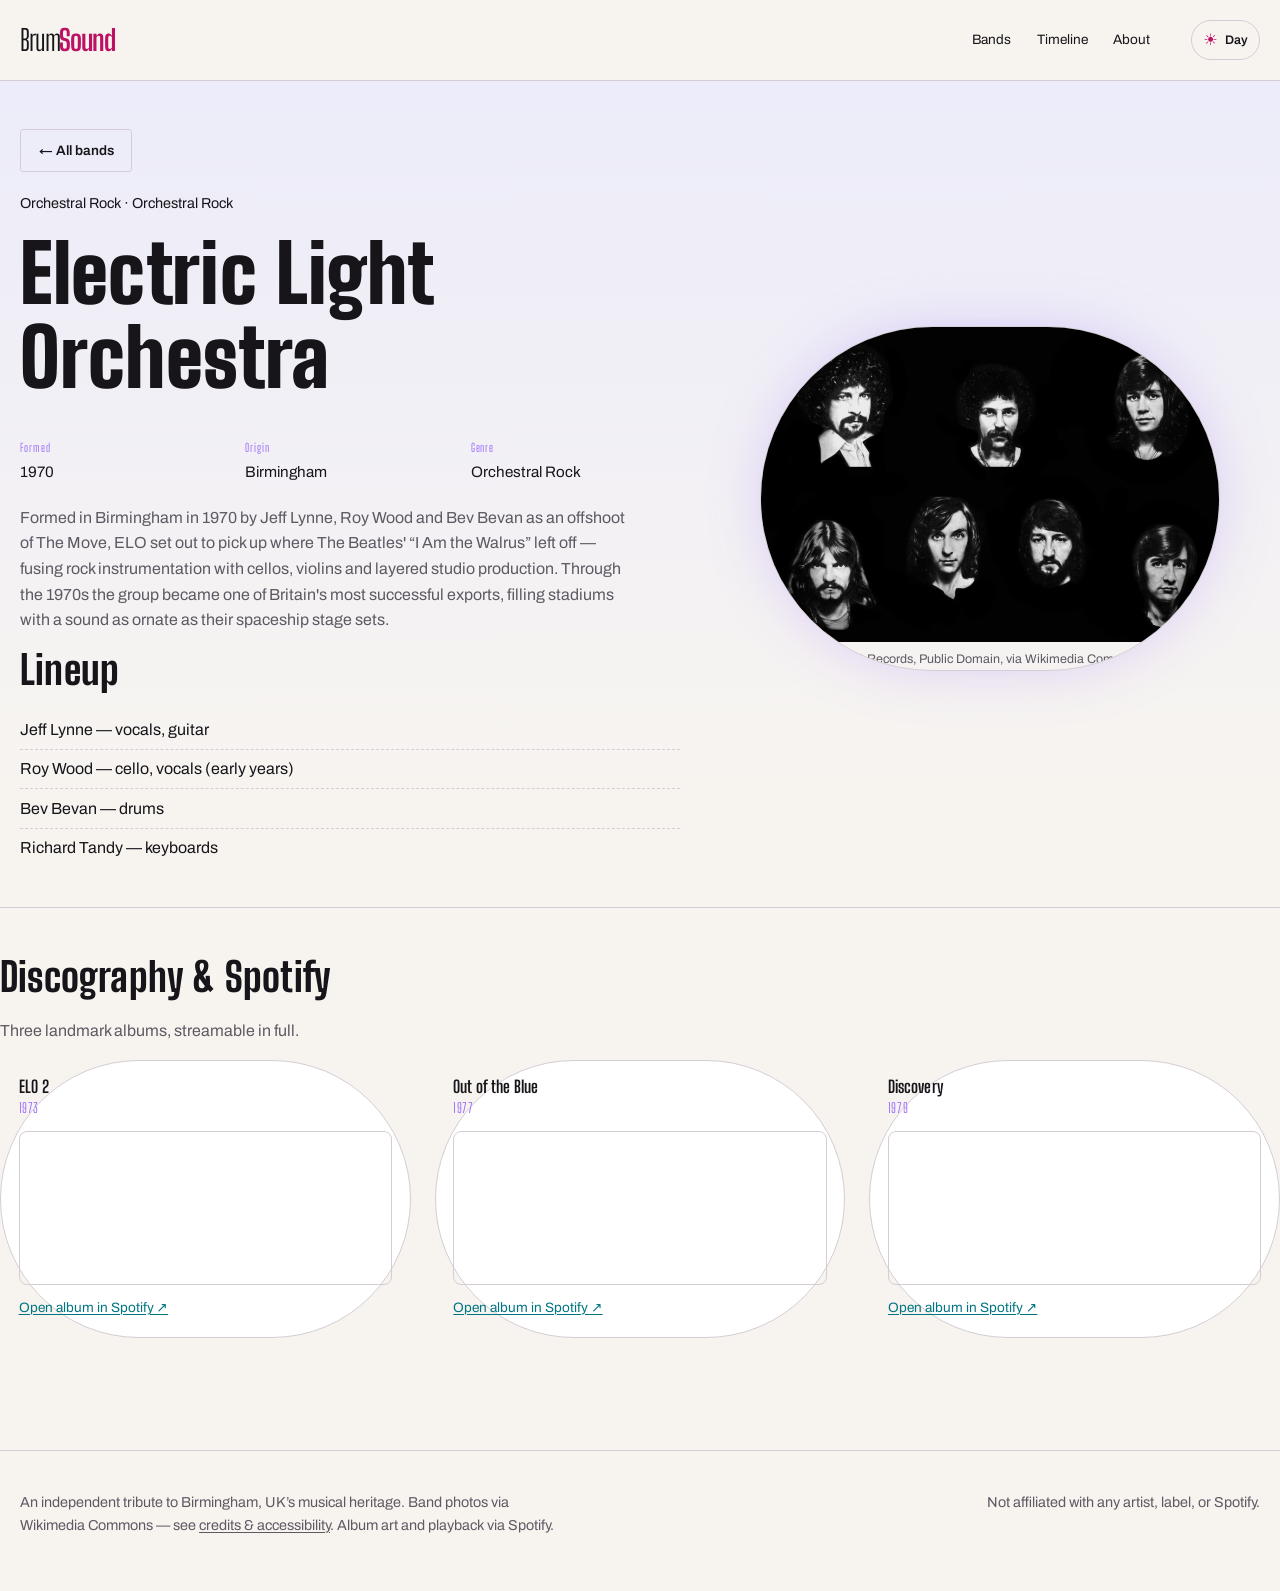
<file: bands/elo.html>
<!doctype html>
<html lang="en">
<head>
<meta charset="utf-8">
<meta name="viewport" content="width=device-width, initial-scale=1">
<title>Electric Light Orchestra — BrumSound</title>
<meta name="description" content="Electric Light Orchestra: formed 1970 in Birmingham. Bio, lineup, and discography with Spotify links.">
<link rel="preconnect" href="https://fonts.googleapis.com">
<link rel="preconnect" href="https://fonts.gstatic.com" crossorigin>
<link rel="stylesheet" href="../css/base.css">
<link rel="stylesheet" href="../css/themes.css">
</head>
<body data-theme="cosmic">
<a class="skip-link" href="#main">Skip to content</a>
<header class="site-header">
  <div class="container">
    <a class="site-logo" href="../index.html">Brum<strong>Sound</strong></a>
    <nav class="site-nav" aria-label="Primary">
      <ul>
        <li><a href="../index.html">Bands</a></li>
        <li><a href="../timeline.html">Timeline</a></li>
        <li><a href="../about.html">About</a></li>
      </ul>
    </nav>
  </div>
</header>
<main id="main">
  <section class="band-hero">
    <div class="container band-hero-grid">
      <div>
        <a class="btn btn-outline" href="../index.html">&larr; All bands</a>
        <span class="eyebrow" style="display:block;margin-top:1.25rem;">Orchestral Rock &middot; Orchestral Rock</span>
        <h1>Electric Light Orchestra</h1>
        <dl class="meta-list">
          <div><dt>Formed</dt><dd>1970</dd></div>
          <div><dt>Origin</dt><dd>Birmingham</dd></div>
          <div><dt>Genre</dt><dd>Orchestral Rock</dd></div>
        </dl>
        <p>Formed in Birmingham in 1970 by Jeff Lynne, Roy Wood and Bev Bevan as an offshoot of The Move, ELO set out to pick up where The Beatles' “I Am the Walrus” left off — fusing rock instrumentation with cellos, violins and layered studio production. Through the 1970s the group became one of Britain's most successful exports, filling stadiums with a sound as ornate as their spaceship stage sets.</p>
        <h2>Lineup</h2>
        <ul class="members">
        <li>Jeff Lynne — vocals, guitar</li>
        <li>Roy Wood — cello, vocals (early years)</li>
        <li>Bev Bevan — drums</li>
        <li>Richard Tandy — keyboards</li>
        </ul>
      </div>
      <div>
        <figure class="band-photo">
          <img src="../images/elo.png" alt="Electric Light Orchestra, 1977 publicity photo." loading="lazy" width="846" height="582">
          <figcaption class="photo-credit">&ldquo;ELO 1977&rdquo; by Jet Records,
            Public Domain, via Wikimedia Commons.
            <a href="https://commons.wikimedia.org/wiki/File:ELO_1977.png" target="_blank" rel="noopener">Source</a>.</figcaption>
        </figure>
      </div>
    </div>
  </section>

  <section class="section container">
    <h2>Discography &amp; Spotify</h2>
    <p>Three landmark albums, streamable in full.</p>
    <div class="discography">
      <div class="album-card">
        <h3>ELO 2</h3>
        <p class="album-year">1973</p>
        <div class="spotify-embed">
          <iframe src="https://open.spotify.com/embed/album/5SeRsknrRC8Ch082iwtB40"
            width="100%" height="152" frameborder="0" loading="lazy"
            allow="autoplay; clipboard-write; encrypted-media; fullscreen; picture-in-picture"
            title="ELO 2 by Electric Light Orchestra on Spotify"></iframe>
        </div>
        <a class="spotify-link" href="https://open.spotify.com/album/5SeRsknrRC8Ch082iwtB40" target="_blank" rel="noopener">Open album in Spotify &#8599;</a>
      </div>
      <div class="album-card">
        <h3>Out of the Blue</h3>
        <p class="album-year">1977</p>
        <div class="spotify-embed">
          <iframe src="https://open.spotify.com/embed/album/2qd7QaBMaK15aNWo7mdWMH"
            width="100%" height="152" frameborder="0" loading="lazy"
            allow="autoplay; clipboard-write; encrypted-media; fullscreen; picture-in-picture"
            title="Out of the Blue by Electric Light Orchestra on Spotify"></iframe>
        </div>
        <a class="spotify-link" href="https://open.spotify.com/album/2qd7QaBMaK15aNWo7mdWMH" target="_blank" rel="noopener">Open album in Spotify &#8599;</a>
      </div>
      <div class="album-card">
        <h3>Discovery</h3>
        <p class="album-year">1979</p>
        <div class="spotify-embed">
          <iframe src="https://open.spotify.com/embed/album/2SlLJQ2VAa1thmcRiVuXrb"
            width="100%" height="152" frameborder="0" loading="lazy"
            allow="autoplay; clipboard-write; encrypted-media; fullscreen; picture-in-picture"
            title="Discovery by Electric Light Orchestra on Spotify"></iframe>
        </div>
        <a class="spotify-link" href="https://open.spotify.com/album/2SlLJQ2VAa1thmcRiVuXrb" target="_blank" rel="noopener">Open album in Spotify &#8599;</a>
      </div>
    </div>
  </section>
</main>
<footer class="site-footer">
  <div class="container">
    <p>An independent tribute to Birmingham, UK&rsquo;s musical heritage. Band photos via Wikimedia Commons
      &mdash; see <a href="../about.html">credits &amp; accessibility</a>. Album art and playback via Spotify.</p>
    <p>Not affiliated with any artist, label, or Spotify.</p>
  </div>
</footer>
<script src="../js/main.js"></script>
</body>
</html>
</file>
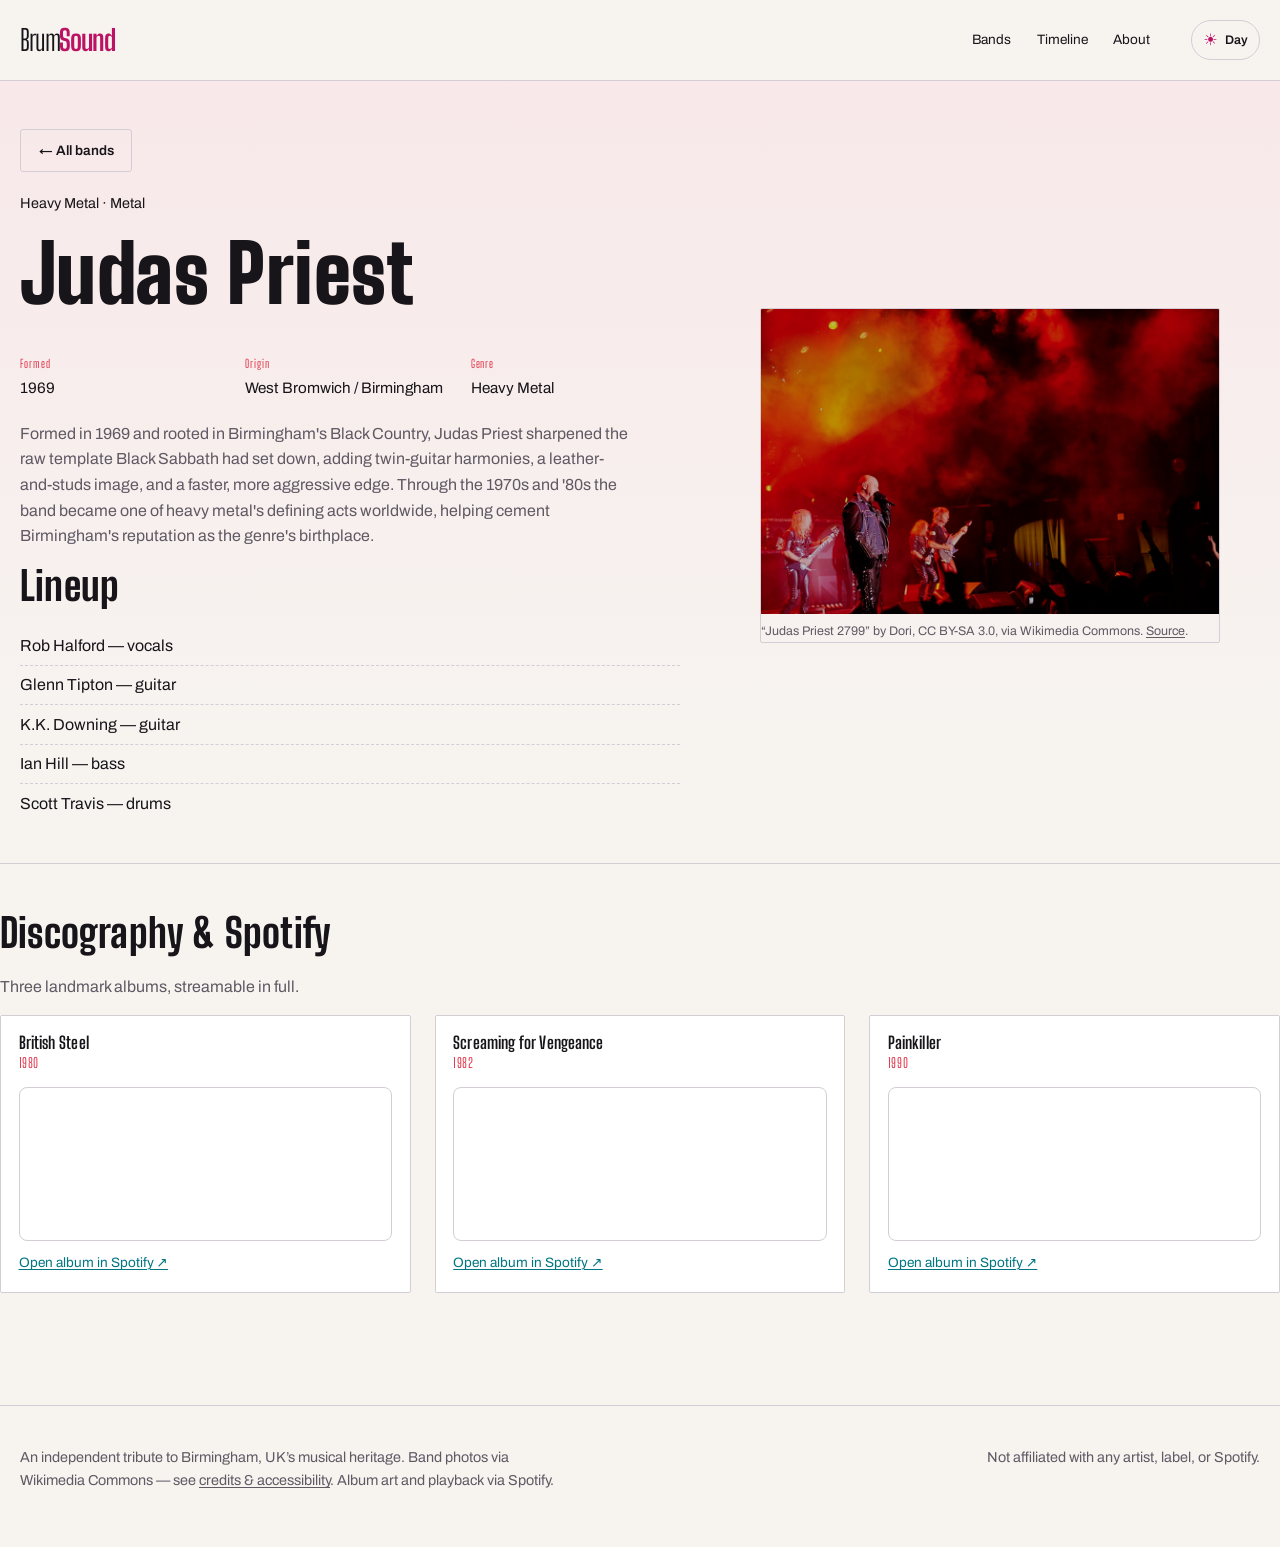
<file: bands/judas-priest.html>
<!doctype html>
<html lang="en">
<head>
<meta charset="utf-8">
<meta name="viewport" content="width=device-width, initial-scale=1">
<title>Judas Priest — BrumSound</title>
<meta name="description" content="Judas Priest: formed 1969 in West Bromwich / Birmingham. Bio, lineup, and discography with Spotify links.">
<link rel="preconnect" href="https://fonts.googleapis.com">
<link rel="preconnect" href="https://fonts.gstatic.com" crossorigin>
<link rel="stylesheet" href="../css/base.css">
<link rel="stylesheet" href="../css/themes.css">
</head>
<body data-theme="metal">
<a class="skip-link" href="#main">Skip to content</a>
<header class="site-header">
  <div class="container">
    <a class="site-logo" href="../index.html">Brum<strong>Sound</strong></a>
    <nav class="site-nav" aria-label="Primary">
      <ul>
        <li><a href="../index.html">Bands</a></li>
        <li><a href="../timeline.html">Timeline</a></li>
        <li><a href="../about.html">About</a></li>
      </ul>
    </nav>
  </div>
</header>
<main id="main">
  <section class="band-hero">
    <div class="container band-hero-grid">
      <div>
        <a class="btn btn-outline" href="../index.html">&larr; All bands</a>
        <span class="eyebrow" style="display:block;margin-top:1.25rem;">Heavy Metal &middot; Metal</span>
        <h1>Judas Priest</h1>
        <dl class="meta-list">
          <div><dt>Formed</dt><dd>1969</dd></div>
          <div><dt>Origin</dt><dd>West Bromwich / Birmingham</dd></div>
          <div><dt>Genre</dt><dd>Heavy Metal</dd></div>
        </dl>
        <p>Formed in 1969 and rooted in Birmingham's Black Country, Judas Priest sharpened the raw template Black Sabbath had set down, adding twin-guitar harmonies, a leather-and-studs image, and a faster, more aggressive edge. Through the 1970s and '80s the band became one of heavy metal's defining acts worldwide, helping cement Birmingham's reputation as the genre's birthplace.</p>
        <h2>Lineup</h2>
        <ul class="members">
        <li>Rob Halford — vocals</li>
        <li>Glenn Tipton — guitar</li>
        <li>K.K. Downing — guitar</li>
        <li>Ian Hill — bass</li>
        <li>Scott Travis — drums</li>
        </ul>
      </div>
      <div>
        <figure class="band-photo">
          <img src="../images/judas-priest.jpg" alt="Judas Priest performing live on stage." loading="lazy" width="960" height="639">
          <figcaption class="photo-credit">&ldquo;Judas Priest 2799&rdquo; by Dori,
            CC BY-SA 3.0, via Wikimedia Commons.
            <a href="https://commons.wikimedia.org/wiki/File:Judas_Priest_2799.jpg" target="_blank" rel="noopener">Source</a>.</figcaption>
        </figure>
      </div>
    </div>
  </section>

  <section class="section container">
    <h2>Discography &amp; Spotify</h2>
    <p>Three landmark albums, streamable in full.</p>
    <div class="discography">
      <div class="album-card">
        <h3>British Steel</h3>
        <p class="album-year">1980</p>
        <div class="spotify-embed">
          <iframe src="https://open.spotify.com/embed/album/5bqtZRbUZUxUps8mrO9tGY"
            width="100%" height="152" frameborder="0" loading="lazy"
            allow="autoplay; clipboard-write; encrypted-media; fullscreen; picture-in-picture"
            title="British Steel by Judas Priest on Spotify"></iframe>
        </div>
        <a class="spotify-link" href="https://open.spotify.com/album/5bqtZRbUZUxUps8mrO9tGY" target="_blank" rel="noopener">Open album in Spotify &#8599;</a>
      </div>
      <div class="album-card">
        <h3>Screaming for Vengeance</h3>
        <p class="album-year">1982</p>
        <div class="spotify-embed">
          <iframe src="https://open.spotify.com/embed/album/0V7mTTzioHiYIjfM8ATZBI"
            width="100%" height="152" frameborder="0" loading="lazy"
            allow="autoplay; clipboard-write; encrypted-media; fullscreen; picture-in-picture"
            title="Screaming for Vengeance by Judas Priest on Spotify"></iframe>
        </div>
        <a class="spotify-link" href="https://open.spotify.com/album/0V7mTTzioHiYIjfM8ATZBI" target="_blank" rel="noopener">Open album in Spotify &#8599;</a>
      </div>
      <div class="album-card">
        <h3>Painkiller</h3>
        <p class="album-year">1990</p>
        <div class="spotify-embed">
          <iframe src="https://open.spotify.com/embed/album/7LgrhuKnAXpNEv8qzcVd2t"
            width="100%" height="152" frameborder="0" loading="lazy"
            allow="autoplay; clipboard-write; encrypted-media; fullscreen; picture-in-picture"
            title="Painkiller by Judas Priest on Spotify"></iframe>
        </div>
        <a class="spotify-link" href="https://open.spotify.com/album/7LgrhuKnAXpNEv8qzcVd2t" target="_blank" rel="noopener">Open album in Spotify &#8599;</a>
      </div>
    </div>
  </section>
</main>
<footer class="site-footer">
  <div class="container">
    <p>An independent tribute to Birmingham, UK&rsquo;s musical heritage. Band photos via Wikimedia Commons
      &mdash; see <a href="../about.html">credits &amp; accessibility</a>. Album art and playback via Spotify.</p>
    <p>Not affiliated with any artist, label, or Spotify.</p>
  </div>
</footer>
<script src="../js/main.js"></script>
</body>
</html>
</file>
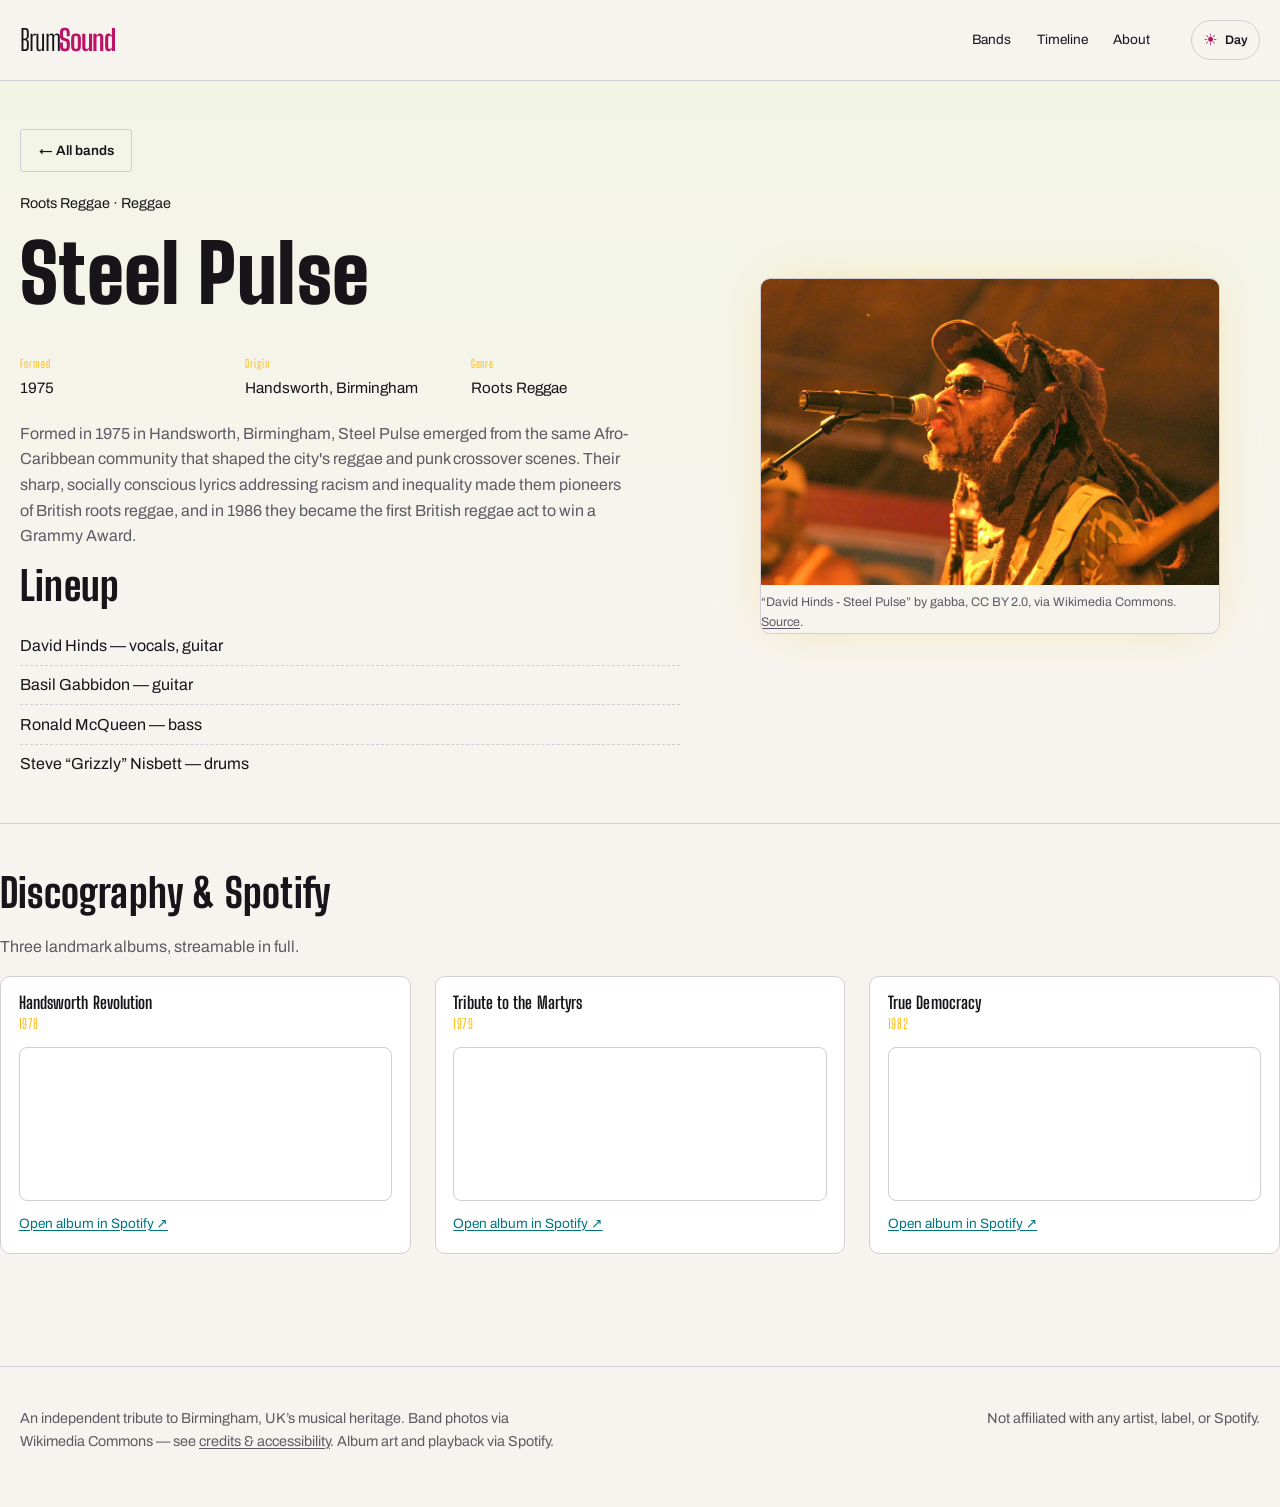
<file: bands/steel-pulse.html>
<!doctype html>
<html lang="en">
<head>
<meta charset="utf-8">
<meta name="viewport" content="width=device-width, initial-scale=1">
<title>Steel Pulse — BrumSound</title>
<meta name="description" content="Steel Pulse: formed 1975 in Handsworth, Birmingham. Bio, lineup, and discography with Spotify links.">
<link rel="preconnect" href="https://fonts.googleapis.com">
<link rel="preconnect" href="https://fonts.gstatic.com" crossorigin>
<link rel="stylesheet" href="../css/base.css">
<link rel="stylesheet" href="../css/themes.css">
</head>
<body data-theme="reggae">
<a class="skip-link" href="#main">Skip to content</a>
<header class="site-header">
  <div class="container">
    <a class="site-logo" href="../index.html">Brum<strong>Sound</strong></a>
    <nav class="site-nav" aria-label="Primary">
      <ul>
        <li><a href="../index.html">Bands</a></li>
        <li><a href="../timeline.html">Timeline</a></li>
        <li><a href="../about.html">About</a></li>
      </ul>
    </nav>
  </div>
</header>
<main id="main">
  <section class="band-hero">
    <div class="container band-hero-grid">
      <div>
        <a class="btn btn-outline" href="../index.html">&larr; All bands</a>
        <span class="eyebrow" style="display:block;margin-top:1.25rem;">Roots Reggae &middot; Reggae</span>
        <h1>Steel Pulse</h1>
        <dl class="meta-list">
          <div><dt>Formed</dt><dd>1975</dd></div>
          <div><dt>Origin</dt><dd>Handsworth, Birmingham</dd></div>
          <div><dt>Genre</dt><dd>Roots Reggae</dd></div>
        </dl>
        <p>Formed in 1975 in Handsworth, Birmingham, Steel Pulse emerged from the same Afro-Caribbean community that shaped the city's reggae and punk crossover scenes. Their sharp, socially conscious lyrics addressing racism and inequality made them pioneers of British roots reggae, and in 1986 they became the first British reggae act to win a Grammy Award.</p>
        <h2>Lineup</h2>
        <ul class="members">
        <li>David Hinds — vocals, guitar</li>
        <li>Basil Gabbidon — guitar</li>
        <li>Ronald McQueen — bass</li>
        <li>Steve “Grizzly” Nisbett — drums</li>
        </ul>
      </div>
      <div>
        <figure class="band-photo">
          <img src="../images/steel-pulse.jpg" alt="David Hinds of Steel Pulse performing live." loading="lazy" width="960" height="640">
          <figcaption class="photo-credit">&ldquo;David Hinds - Steel Pulse&rdquo; by gabba,
            CC BY 2.0, via Wikimedia Commons.
            <a href="https://commons.wikimedia.org/wiki/File:David_Hinds_-_Steel_Pulse.jpg" target="_blank" rel="noopener">Source</a>.</figcaption>
        </figure>
      </div>
    </div>
  </section>

  <section class="section container">
    <h2>Discography &amp; Spotify</h2>
    <p>Three landmark albums, streamable in full.</p>
    <div class="discography">
      <div class="album-card">
        <h3>Handsworth Revolution</h3>
        <p class="album-year">1978</p>
        <div class="spotify-embed">
          <iframe src="https://open.spotify.com/embed/album/7C1tdCZihEDyR7cLAtfWYR"
            width="100%" height="152" frameborder="0" loading="lazy"
            allow="autoplay; clipboard-write; encrypted-media; fullscreen; picture-in-picture"
            title="Handsworth Revolution by Steel Pulse on Spotify"></iframe>
        </div>
        <a class="spotify-link" href="https://open.spotify.com/album/7C1tdCZihEDyR7cLAtfWYR" target="_blank" rel="noopener">Open album in Spotify &#8599;</a>
      </div>
      <div class="album-card">
        <h3>Tribute to the Martyrs</h3>
        <p class="album-year">1979</p>
        <div class="spotify-embed">
          <iframe src="https://open.spotify.com/embed/album/70W6gsPTEKSu9KTSjmgwaR"
            width="100%" height="152" frameborder="0" loading="lazy"
            allow="autoplay; clipboard-write; encrypted-media; fullscreen; picture-in-picture"
            title="Tribute to the Martyrs by Steel Pulse on Spotify"></iframe>
        </div>
        <a class="spotify-link" href="https://open.spotify.com/album/70W6gsPTEKSu9KTSjmgwaR" target="_blank" rel="noopener">Open album in Spotify &#8599;</a>
      </div>
      <div class="album-card">
        <h3>True Democracy</h3>
        <p class="album-year">1982</p>
        <div class="spotify-embed">
          <iframe src="https://open.spotify.com/embed/album/26eFSibLfoQ0pIvnb02NDg"
            width="100%" height="152" frameborder="0" loading="lazy"
            allow="autoplay; clipboard-write; encrypted-media; fullscreen; picture-in-picture"
            title="True Democracy by Steel Pulse on Spotify"></iframe>
        </div>
        <a class="spotify-link" href="https://open.spotify.com/album/26eFSibLfoQ0pIvnb02NDg" target="_blank" rel="noopener">Open album in Spotify &#8599;</a>
      </div>
    </div>
  </section>
</main>
<footer class="site-footer">
  <div class="container">
    <p>An independent tribute to Birmingham, UK&rsquo;s musical heritage. Band photos via Wikimedia Commons
      &mdash; see <a href="../about.html">credits &amp; accessibility</a>. Album art and playback via Spotify.</p>
    <p>Not affiliated with any artist, label, or Spotify.</p>
  </div>
</footer>
<script src="../js/main.js"></script>
</body>
</html>
</file>
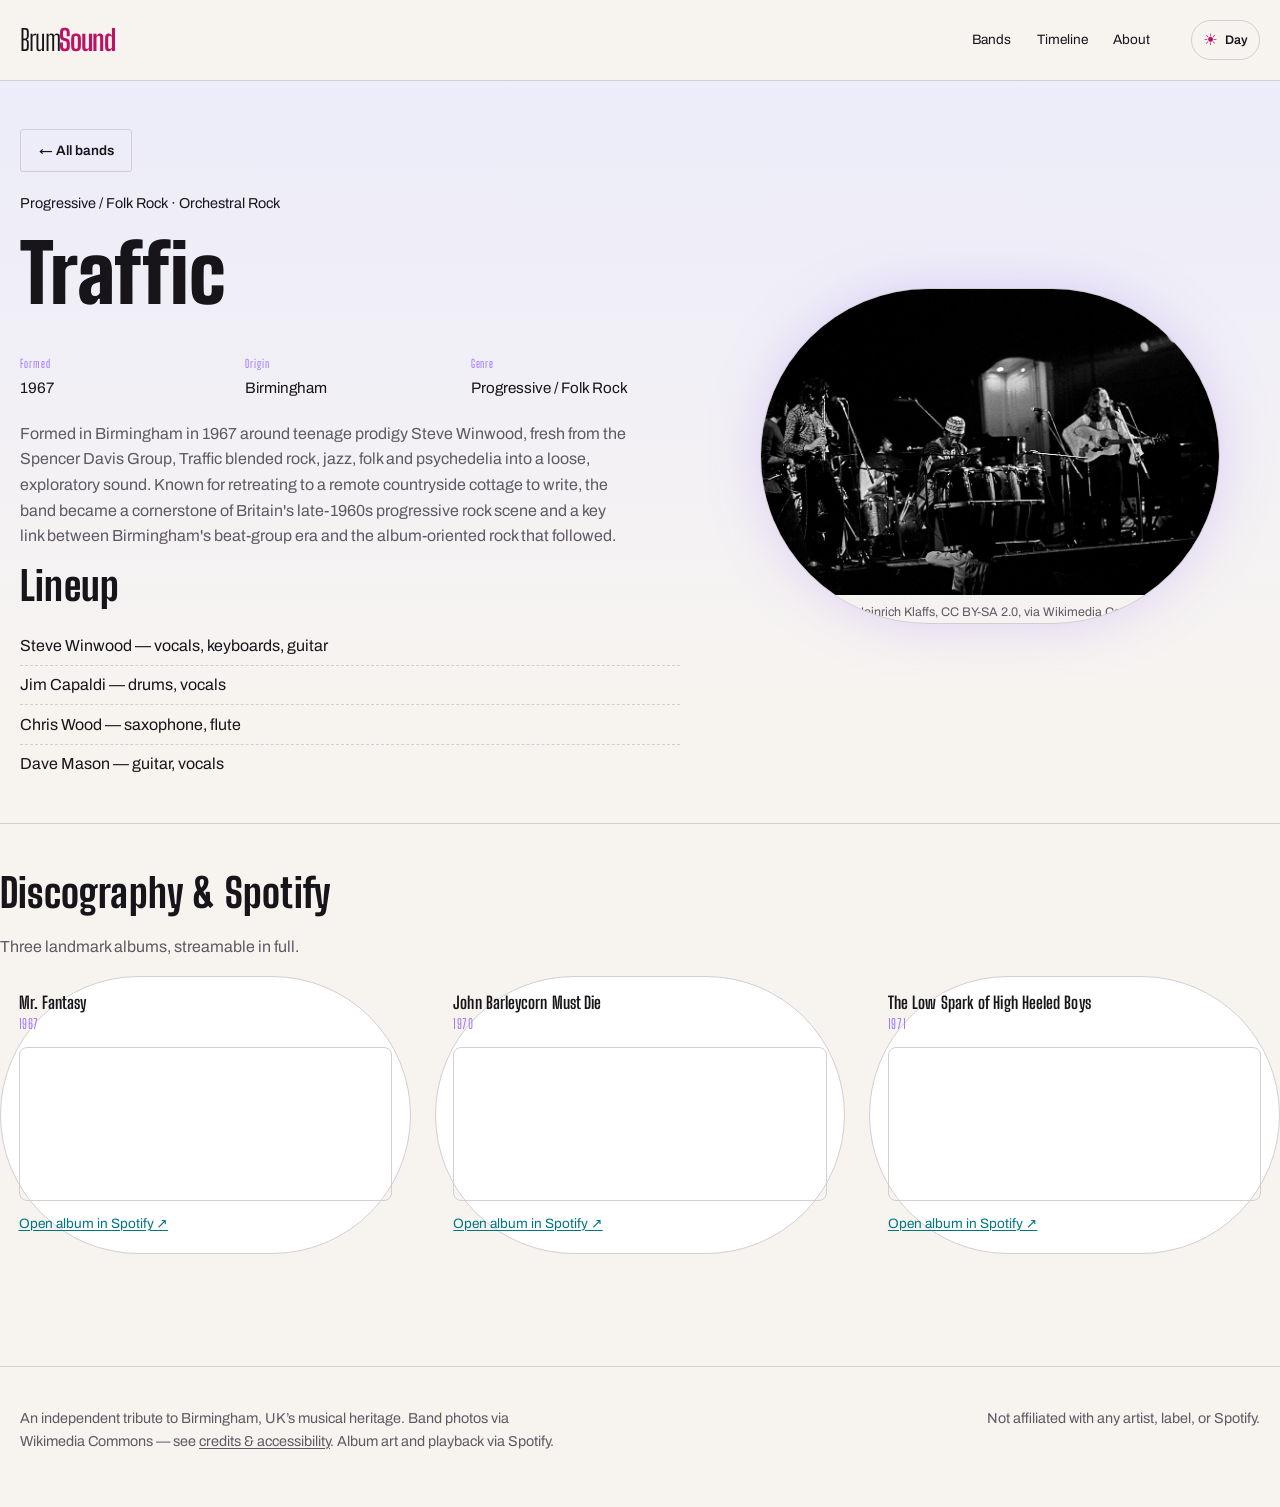
<file: bands/traffic.html>
<!doctype html>
<html lang="en">
<head>
<meta charset="utf-8">
<meta name="viewport" content="width=device-width, initial-scale=1">
<title>Traffic — BrumSound</title>
<meta name="description" content="Traffic: formed 1967 in Birmingham. Bio, lineup, and discography with Spotify links.">
<link rel="preconnect" href="https://fonts.googleapis.com">
<link rel="preconnect" href="https://fonts.gstatic.com" crossorigin>
<link rel="stylesheet" href="../css/base.css">
<link rel="stylesheet" href="../css/themes.css">
</head>
<body data-theme="cosmic">
<a class="skip-link" href="#main">Skip to content</a>
<header class="site-header">
  <div class="container">
    <a class="site-logo" href="../index.html">Brum<strong>Sound</strong></a>
    <nav class="site-nav" aria-label="Primary">
      <ul>
        <li><a href="../index.html">Bands</a></li>
        <li><a href="../timeline.html">Timeline</a></li>
        <li><a href="../about.html">About</a></li>
      </ul>
    </nav>
  </div>
</header>
<main id="main">
  <section class="band-hero">
    <div class="container band-hero-grid">
      <div>
        <a class="btn btn-outline" href="../index.html">&larr; All bands</a>
        <span class="eyebrow" style="display:block;margin-top:1.25rem;">Progressive / Folk Rock &middot; Orchestral Rock</span>
        <h1>Traffic</h1>
        <dl class="meta-list">
          <div><dt>Formed</dt><dd>1967</dd></div>
          <div><dt>Origin</dt><dd>Birmingham</dd></div>
          <div><dt>Genre</dt><dd>Progressive / Folk Rock</dd></div>
        </dl>
        <p>Formed in Birmingham in 1967 around teenage prodigy Steve Winwood, fresh from the Spencer Davis Group, Traffic blended rock, jazz, folk and psychedelia into a loose, exploratory sound. Known for retreating to a remote countryside cottage to write, the band became a cornerstone of Britain's late-1960s progressive rock scene and a key link between Birmingham's beat-group era and the album-oriented rock that followed.</p>
        <h2>Lineup</h2>
        <ul class="members">
        <li>Steve Winwood — vocals, keyboards, guitar</li>
        <li>Jim Capaldi — drums, vocals</li>
        <li>Chris Wood — saxophone, flute</li>
        <li>Dave Mason — guitar, vocals</li>
        </ul>
      </div>
      <div>
        <figure class="band-photo">
          <img src="../images/traffic.jpg" alt="Traffic, photographed in 1973." loading="lazy" width="960" height="641">
          <figcaption class="photo-credit">&ldquo;Traffic 1973&rdquo; by Heinrich Klaffs,
            CC BY-SA 2.0, via Wikimedia Commons.
            <a href="https://commons.wikimedia.org/wiki/File:Traffic_1973.jpg" target="_blank" rel="noopener">Source</a>.</figcaption>
        </figure>
      </div>
    </div>
  </section>

  <section class="section container">
    <h2>Discography &amp; Spotify</h2>
    <p>Three landmark albums, streamable in full.</p>
    <div class="discography">
      <div class="album-card">
        <h3>Mr. Fantasy</h3>
        <p class="album-year">1967</p>
        <div class="spotify-embed">
          <iframe src="https://open.spotify.com/embed/album/3E9GiUlnRL2Sq0mstTSElN"
            width="100%" height="152" frameborder="0" loading="lazy"
            allow="autoplay; clipboard-write; encrypted-media; fullscreen; picture-in-picture"
            title="Mr. Fantasy by Traffic on Spotify"></iframe>
        </div>
        <a class="spotify-link" href="https://open.spotify.com/album/3E9GiUlnRL2Sq0mstTSElN" target="_blank" rel="noopener">Open album in Spotify &#8599;</a>
      </div>
      <div class="album-card">
        <h3>John Barleycorn Must Die</h3>
        <p class="album-year">1970</p>
        <div class="spotify-embed">
          <iframe src="https://open.spotify.com/embed/album/2TjodugH6rA5ZHPsWVErmw"
            width="100%" height="152" frameborder="0" loading="lazy"
            allow="autoplay; clipboard-write; encrypted-media; fullscreen; picture-in-picture"
            title="John Barleycorn Must Die by Traffic on Spotify"></iframe>
        </div>
        <a class="spotify-link" href="https://open.spotify.com/album/2TjodugH6rA5ZHPsWVErmw" target="_blank" rel="noopener">Open album in Spotify &#8599;</a>
      </div>
      <div class="album-card">
        <h3>The Low Spark of High Heeled Boys</h3>
        <p class="album-year">1971</p>
        <div class="spotify-embed">
          <iframe src="https://open.spotify.com/embed/album/3O3fvYKFuKqOyDkPR25tX8"
            width="100%" height="152" frameborder="0" loading="lazy"
            allow="autoplay; clipboard-write; encrypted-media; fullscreen; picture-in-picture"
            title="The Low Spark of High Heeled Boys by Traffic on Spotify"></iframe>
        </div>
        <a class="spotify-link" href="https://open.spotify.com/album/3O3fvYKFuKqOyDkPR25tX8" target="_blank" rel="noopener">Open album in Spotify &#8599;</a>
      </div>
    </div>
  </section>
</main>
<footer class="site-footer">
  <div class="container">
    <p>An independent tribute to Birmingham, UK&rsquo;s musical heritage. Band photos via Wikimedia Commons
      &mdash; see <a href="../about.html">credits &amp; accessibility</a>. Album art and playback via Spotify.</p>
    <p>Not affiliated with any artist, label, or Spotify.</p>
  </div>
</footer>
<script src="../js/main.js"></script>
</body>
</html>
</file>
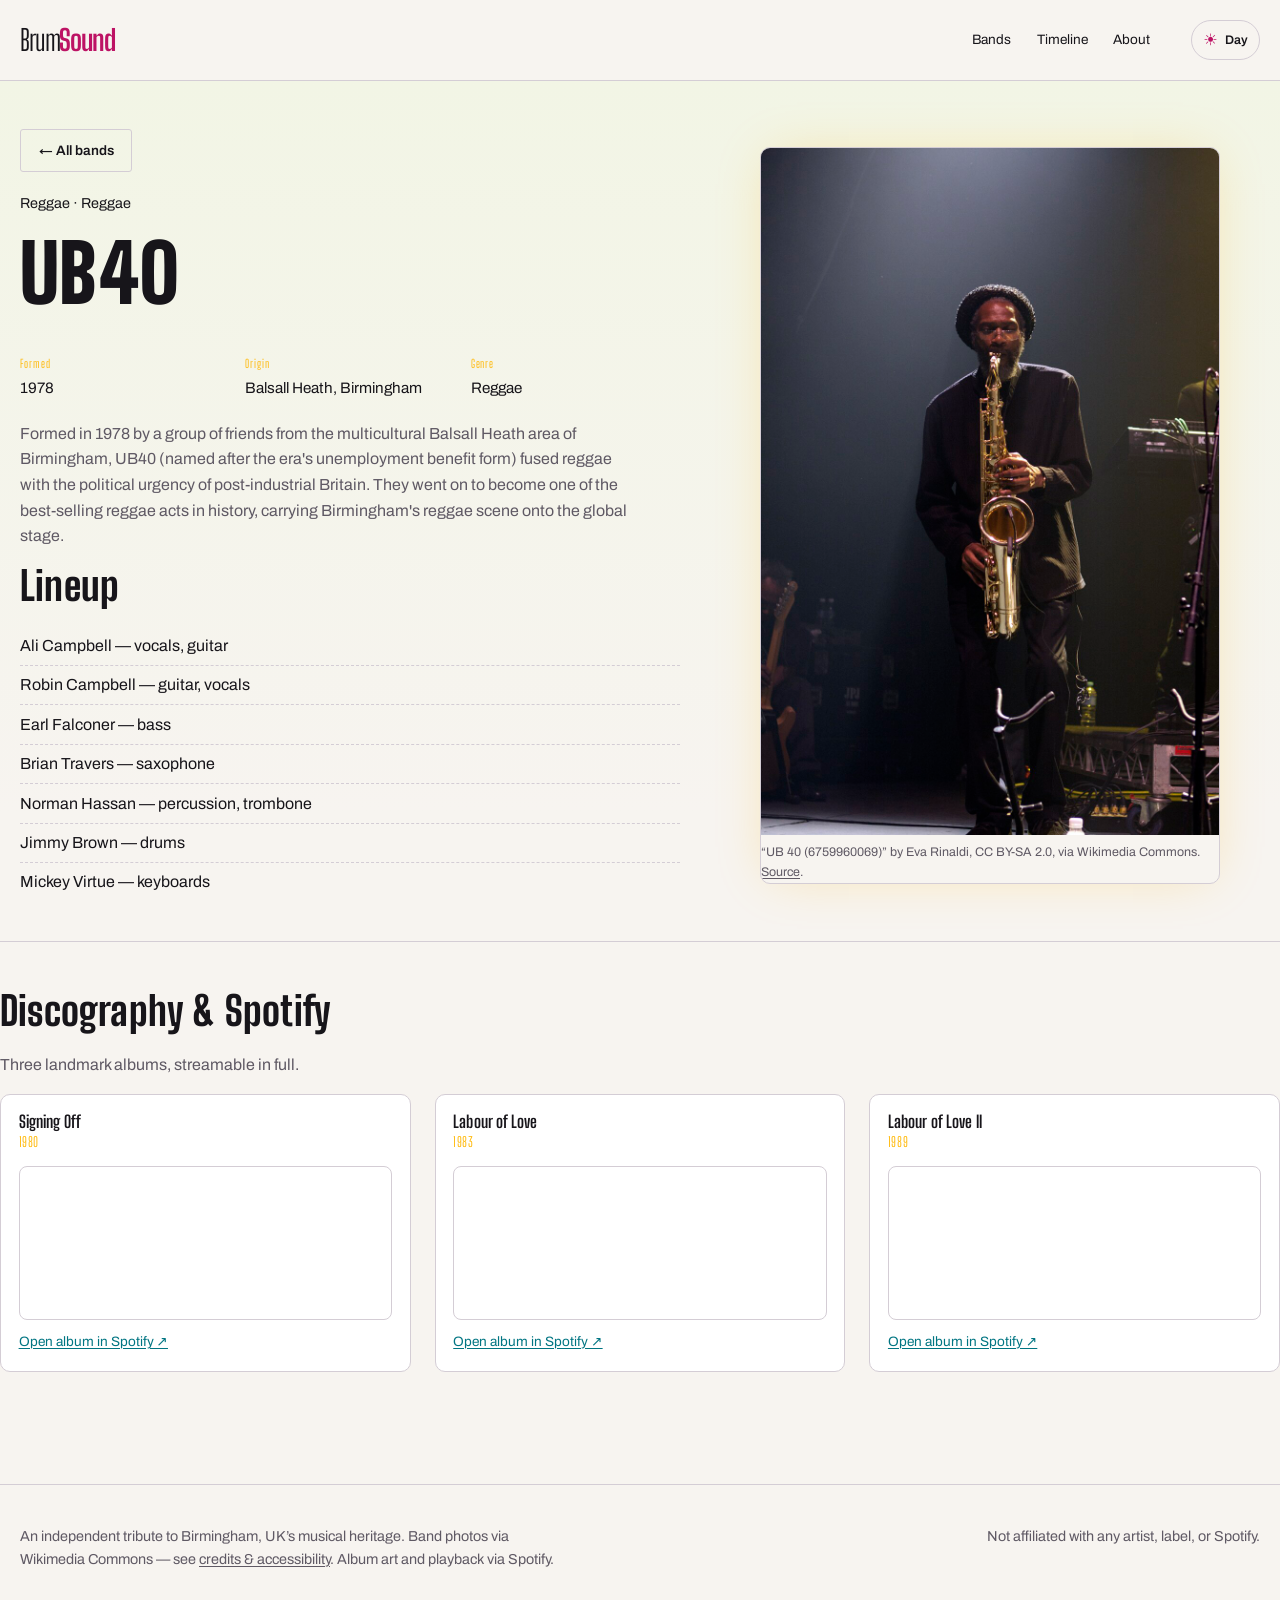
<file: bands/ub40.html>
<!doctype html>
<html lang="en">
<head>
<meta charset="utf-8">
<meta name="viewport" content="width=device-width, initial-scale=1">
<title>UB40 — BrumSound</title>
<meta name="description" content="UB40: formed 1978 in Balsall Heath, Birmingham. Bio, lineup, and discography with Spotify links.">
<link rel="preconnect" href="https://fonts.googleapis.com">
<link rel="preconnect" href="https://fonts.gstatic.com" crossorigin>
<link rel="stylesheet" href="../css/base.css">
<link rel="stylesheet" href="../css/themes.css">
</head>
<body data-theme="reggae">
<a class="skip-link" href="#main">Skip to content</a>
<header class="site-header">
  <div class="container">
    <a class="site-logo" href="../index.html">Brum<strong>Sound</strong></a>
    <nav class="site-nav" aria-label="Primary">
      <ul>
        <li><a href="../index.html">Bands</a></li>
        <li><a href="../timeline.html">Timeline</a></li>
        <li><a href="../about.html">About</a></li>
      </ul>
    </nav>
  </div>
</header>
<main id="main">
  <section class="band-hero">
    <div class="container band-hero-grid">
      <div>
        <a class="btn btn-outline" href="../index.html">&larr; All bands</a>
        <span class="eyebrow" style="display:block;margin-top:1.25rem;">Reggae &middot; Reggae</span>
        <h1>UB40</h1>
        <dl class="meta-list">
          <div><dt>Formed</dt><dd>1978</dd></div>
          <div><dt>Origin</dt><dd>Balsall Heath, Birmingham</dd></div>
          <div><dt>Genre</dt><dd>Reggae</dd></div>
        </dl>
        <p>Formed in 1978 by a group of friends from the multicultural Balsall Heath area of Birmingham, UB40 (named after the era's unemployment benefit form) fused reggae with the political urgency of post-industrial Britain. They went on to become one of the best-selling reggae acts in history, carrying Birmingham's reggae scene onto the global stage.</p>
        <h2>Lineup</h2>
        <ul class="members">
        <li>Ali Campbell — vocals, guitar</li>
        <li>Robin Campbell — guitar, vocals</li>
        <li>Earl Falconer — bass</li>
        <li>Brian Travers — saxophone</li>
        <li>Norman Hassan — percussion, trombone</li>
        <li>Jimmy Brown — drums</li>
        <li>Mickey Virtue — keyboards</li>
        </ul>
      </div>
      <div>
        <figure class="band-photo">
          <img src="../images/ub40.jpg" alt="UB40 performing live on stage." loading="lazy" width="960" height="1440">
          <figcaption class="photo-credit">&ldquo;UB 40 (6759960069)&rdquo; by Eva Rinaldi,
            CC BY-SA 2.0, via Wikimedia Commons.
            <a href="https://commons.wikimedia.org/wiki/File:UB_40_(6759960069).jpg" target="_blank" rel="noopener">Source</a>.</figcaption>
        </figure>
      </div>
    </div>
  </section>

  <section class="section container">
    <h2>Discography &amp; Spotify</h2>
    <p>Three landmark albums, streamable in full.</p>
    <div class="discography">
      <div class="album-card">
        <h3>Signing Off</h3>
        <p class="album-year">1980</p>
        <div class="spotify-embed">
          <iframe src="https://open.spotify.com/embed/album/0rfNBDAG7tzO4Sw5mO3xJE"
            width="100%" height="152" frameborder="0" loading="lazy"
            allow="autoplay; clipboard-write; encrypted-media; fullscreen; picture-in-picture"
            title="Signing Off by UB40 on Spotify"></iframe>
        </div>
        <a class="spotify-link" href="https://open.spotify.com/album/0rfNBDAG7tzO4Sw5mO3xJE" target="_blank" rel="noopener">Open album in Spotify &#8599;</a>
      </div>
      <div class="album-card">
        <h3>Labour of Love</h3>
        <p class="album-year">1983</p>
        <div class="spotify-embed">
          <iframe src="https://open.spotify.com/embed/album/5kxx0oDspXVyGCOjdDjSFi"
            width="100%" height="152" frameborder="0" loading="lazy"
            allow="autoplay; clipboard-write; encrypted-media; fullscreen; picture-in-picture"
            title="Labour of Love by UB40 on Spotify"></iframe>
        </div>
        <a class="spotify-link" href="https://open.spotify.com/album/5kxx0oDspXVyGCOjdDjSFi" target="_blank" rel="noopener">Open album in Spotify &#8599;</a>
      </div>
      <div class="album-card">
        <h3>Labour of Love II</h3>
        <p class="album-year">1989</p>
        <div class="spotify-embed">
          <iframe src="https://open.spotify.com/embed/album/1mMfvPS1HZsxtU958F4Eq9"
            width="100%" height="152" frameborder="0" loading="lazy"
            allow="autoplay; clipboard-write; encrypted-media; fullscreen; picture-in-picture"
            title="Labour of Love II by UB40 on Spotify"></iframe>
        </div>
        <a class="spotify-link" href="https://open.spotify.com/album/1mMfvPS1HZsxtU958F4Eq9" target="_blank" rel="noopener">Open album in Spotify &#8599;</a>
      </div>
    </div>
  </section>
</main>
<footer class="site-footer">
  <div class="container">
    <p>An independent tribute to Birmingham, UK&rsquo;s musical heritage. Band photos via Wikimedia Commons
      &mdash; see <a href="../about.html">credits &amp; accessibility</a>. Album art and playback via Spotify.</p>
    <p>Not affiliated with any artist, label, or Spotify.</p>
  </div>
</footer>
<script src="../js/main.js"></script>
</body>
</html>
</file>
<file: css/base.css>
/* BrumSound: pink and cyan photo collage, bold condensed type, quiet archive layouts. */

@import url('https://fonts.googleapis.com/css2?family=Big+Shoulders+Display:wght@600;700;800;900&family=Archivo:wght@400;500;600&display=swap');

:root {
  --bg: #0b0b0d;
  --bg-elevated: #16151a;
  --bg-card: #1b1a20;
  --text: #f4f2f0;
  --text-muted: #a8a5b0;
  --border: #2b2a32;

  /* the one thread that ties every page together, metal or pop */
  --accent: #ff2f92;
  --accent-2: #33e6ff;

  /* per-band mood, overridden by themes.css; sane defaults here */
  --accent-band: var(--accent);
  --accent-band-2: var(--accent-2);
  --band-tint: #141318;
  --shape-radius: 6px;

  --font-display: 'Big Shoulders Display', 'Arial Narrow', sans-serif;
  --font-body: 'Archivo', system-ui, -apple-system, sans-serif;

  --container: 80rem;
  color-scheme: dark;
}

/* Follow the visitor's OS until they make an explicit choice. */
@media (prefers-color-scheme: light) {
  :root:not([data-color-theme]) {
    --bg: #f7f4f0;
    --bg-elevated: #eee9e3;
    --bg-card: #ffffff;
    --text: #17151a;
    --text-muted: #5f5964;
    --border: #d4cdd5;
    --band-tint: #f3edf2;
    --accent: #bd1264;
    --accent-2: #007582;
    color-scheme: light;
  }
}

:root[data-color-theme="light"] {
  --bg: #f7f4f0;
  --bg-elevated: #eee9e3;
  --bg-card: #ffffff;
  --text: #17151a;
  --text-muted: #5f5964;
  --border: #d4cdd5;
  --band-tint: #f3edf2;
  --accent: #bd1264;
  --accent-2: #007582;
  color-scheme: light;
}

:root[data-color-theme="dark"] {
  --bg: #0b0b0d;
  --bg-elevated: #16151a;
  --bg-card: #1b1a20;
  --text: #f4f2f0;
  --text-muted: #a8a5b0;
  --border: #2b2a32;
  --band-tint: #141318;
  color-scheme: dark;
}

* { box-sizing: border-box; }

html { scroll-behavior: smooth; }
@media (prefers-reduced-motion: reduce) {
  html { scroll-behavior: auto; }
  *, *::before, *::after { animation-duration: 0.01ms !important; animation-iteration-count: 1 !important; transition-duration: 0.01ms !important; }
}

body {
  margin: 0;
  background: var(--bg);
  color: var(--text);
  font-family: var(--font-body);
  line-height: 1.6;
  -webkit-font-smoothing: antialiased;
}

img { max-width: 100%; display: block; }

a {
  color: var(--accent-2);
  text-decoration-thickness: 1px;
  text-underline-offset: 0.15em;
}
a:hover { color: var(--accent); }

:focus-visible {
  outline: 3px solid var(--accent);
  outline-offset: 3px;
}

h1, h2, h3, h4 {
  font-family: var(--font-display);
  font-weight: 800;
  text-transform: none;
  letter-spacing: 0.005em;
  line-height: 1.05;
  margin: 0 0 0.5em;
}

h1 { font-size: clamp(2.8rem, 7vw, 5rem); font-weight: 900; }
h2 { font-size: clamp(1.8rem, 4vw, 2.5rem); }
h3 { font-size: 1.3rem; font-weight: 700; }

p { margin: 0 0 1em; color: var(--text-muted); max-width: 68ch; }

.container {
  max-width: var(--container);
  margin: 0 auto;
  padding: 0 1.25rem;
}

/* skip link */
.skip-link {
  position: absolute;
  left: -999px;
  top: auto;
  background: #ff2f92;
  color: #0b0b0d;
  padding: 0.75em 1.25em;
  font-weight: 600;
  z-index: 100;
  border-radius: 0 0 6px 0;
}
.skip-link:focus {
  left: 0;
  top: 0;
}

/* site header */
.site-header {
  border-bottom: 1px solid var(--border);
  position: sticky;
  top: 0;
  background: var(--bg);
  z-index: 50;
}
.site-header .container {
  display: flex;
  flex-wrap: wrap;
  align-items: center;
  justify-content: space-between;
  gap: 0.75rem;
  padding-top: 0.9rem;
  padding-bottom: 0.9rem;
}
.site-logo {
  font-family: var(--font-display);
  text-transform: none;
  font-size: 1.8rem;
  letter-spacing: -0.04em;
  color: var(--text);
  text-decoration: none;
}
.site-logo:hover { color: var(--accent); }
.site-logo strong { color: var(--accent); }

.site-nav ul {
  list-style: none;
  display: flex;
  flex-wrap: wrap;
  gap: 1rem;
  margin: 0;
  padding: 0;
}
.site-nav a {
  display: inline-block;
  color: var(--text);
  text-decoration: none;
  font-family: var(--font-display);
  text-transform: none;
  font-size: 1rem;
  letter-spacing: 0;
  padding: 0.5em 0.8em;
  border-radius: var(--shape-radius, 6px);
}
.site-nav a:hover,
.site-nav a[aria-current="page"] {
  color: #0b0b0d;
  background: var(--accent);
}

.theme-toggle {
  display: inline-flex;
  align-items: center;
  gap: 0.45rem;
  min-width: 5.5rem;
  padding: 0.5em 0.75em;
  border: 1px solid var(--border);
  border-radius: 999px;
  background: var(--bg-elevated);
  color: var(--text);
  font: 600 0.78rem/1 var(--font-body);
  cursor: pointer;
}
.theme-toggle:hover { border-color: var(--accent); }
.theme-toggle-icon { color: var(--accent); font-size: 1rem; }

/* footer */
.site-footer {
  border-top: 1px solid var(--border);
  margin-top: 4rem;
  padding: 2.5rem 0;
  color: var(--text-muted);
  font-size: 0.9rem;
}
.site-footer a { color: var(--text-muted); }
.site-footer a:hover { color: var(--accent-2); }
.site-footer .container {
  display: flex;
  flex-wrap: wrap;
  justify-content: space-between;
  gap: 1rem;
}

/* Intro copy and the original eight-band photo collage. */
.hero {
  padding: 4rem 0;
  color: var(--text);
  border-bottom: 1px solid var(--border);
  background:
    radial-gradient(60rem 30rem at 15% -10%, rgba(255,47,146,.14), transparent 60%),
    radial-gradient(50rem 26rem at 100% 0%, rgba(51,230,255,.10), transparent 60%),
    var(--bg);
}
.hero h1 { color: var(--text); }
.hero p.lede { font-size: 1.1rem; color: var(--text); max-width: 48ch; }
.hero-grid { display: grid; grid-template-columns: 1.1fr 1fr; gap: 4rem; align-items: center; }
.home-page .hero { padding: 4rem 0 4.5rem; }
.hero-copy h1 { font-size: clamp(4rem, 6.7vw, 6.4rem); line-height: .96; letter-spacing: -.025em; margin-bottom: 1.8rem; }
.hero-actions { display: flex; gap: 1.5rem; align-items: center; flex-wrap: wrap; margin-top: 2rem; }
.hero-actions .btn { background: #ff2f92; color: #0b0b0d; border-color: #ff2f92; padding: .85rem 1.3rem; }
.hero-actions .btn:hover { background: transparent; color: var(--accent); }
.hero-actions .text-link { color: var(--accent-2); font-size: .85rem; }
/* hero photo collage: a pinned-up wall of the bands, in duotone */
.hero-collage {
  display: grid;
  grid-template-columns: repeat(6, 1fr);
  grid-auto-rows: 2.6rem;
  gap: 0.7rem;
  padding: 1rem 0.5rem;
}
.collage-tile {
  position: relative;
  isolation: isolate;
  overflow: hidden;
  border-radius: 3px;
  box-shadow: 0 14px 30px -12px rgba(0, 0, 0, 0.7);
  transform: rotate(var(--tilt, 0deg));
  transition: transform 0.2s ease;
}
.collage-tile:hover { transform: rotate(var(--tilt, 0deg)) scale(1.04); z-index: 2; }
.collage-tile img {
  width: 100%;
  height: 100%;
  object-fit: cover;
  filter: grayscale(1) contrast(1.2) brightness(0.85);
}
.collage-tile::after {
  content: "";
  position: absolute;
  inset: 0;
  mix-blend-mode: color;
  background: var(--tile-tint, #ff2f92);
  opacity: 0.82;
  transition: opacity 0.2s ease;
}
.collage-tile:hover::after { opacity: 0.15; }

.ct-1 { grid-column: 1 / 3; grid-row: 1 / 5; --tilt: -3deg; --tile-tint: #ff2f92; }
.ct-2 { grid-column: 3 / 6; grid-row: 1 / 3; --tilt: 2deg; --tile-tint: #33e6ff; }
.ct-3 { grid-column: 6 / 7; grid-row: 1 / 6; --tilt: -2deg; --tile-tint: #ff2f92; }
.ct-4 { grid-column: 3 / 5; grid-row: 3 / 6; --tilt: 3deg; --tile-tint: #33e6ff; }
.ct-5 { grid-column: 5 / 7; grid-row: 6 / 8; --tilt: -1.5deg; --tile-tint: #ff2f92; }
.ct-6 { grid-column: 1 / 3; grid-row: 5 / 8; --tilt: 2.5deg; --tile-tint: #33e6ff; }
.ct-7 { grid-column: 3 / 5; grid-row: 6 / 9; --tilt: -2.5deg; --tile-tint: #ff2f92; }
.ct-8 { grid-column: 5 / 6; grid-row: 8 / 9; --tilt: 1.5deg; --tile-tint: #33e6ff; }

@media (max-width: 58rem) {
  .hero-collage { grid-auto-rows: 3.6rem; }
}
@media (max-width: 30rem) {
  .hero-collage {
    grid-template-columns: repeat(4, 1fr);
    grid-auto-rows: 3.2rem;
  }
  .ct-1 { grid-column: 1 / 3; grid-row: 1 / 4; }
  .ct-2 { grid-column: 3 / 5; grid-row: 1 / 3; }
  .ct-3 { display: none; }
  .ct-4 { grid-column: 3 / 5; grid-row: 3 / 5; }
  .ct-5 { display: none; }
  .ct-6 { grid-column: 1 / 3; grid-row: 4 / 6; }
  .ct-7 { grid-column: 3 / 5; grid-row: 5 / 7; }
  .ct-8 { display: none; }
}
@media (prefers-reduced-motion: reduce) {
  .collage-tile:hover { transform: rotate(var(--tilt, 0deg)); }
}
.eyebrow { display: inline-block; font-size: .9rem; margin-bottom: 1rem; color: inherit; }
.band-directory { padding-top: 3.5rem; scroll-margin-top: 6rem; }
.directory-heading { display: flex; align-items: end; justify-content: space-between; gap: 2rem; }
.directory-heading h2 { max-width: 15ch; font-size: clamp(2.4rem, 4vw, 3.5rem); margin: 0; }
.directory-heading p { margin: 0; font-size: .9rem; }
@media (max-width: 58rem) {
  .hero-grid { gap: 2rem; }
  .hero-copy h1 { font-size: clamp(3.6rem, 8vw, 6rem); }
}
@media (max-width: 42rem) {
  .hero-grid { grid-template-columns: 1fr; gap: 3rem; }
  .home-page .hero { padding: 2.5rem 0 4rem; }
  .hero-copy h1 { font-size: clamp(3.5rem, 13vw, 5.4rem); }
  .directory-heading { display: block; }
  .directory-heading p { margin-top: 1rem; }
}

/* band grid on homepage */
.band-grid {
  display: grid;
  grid-template-columns: repeat(4, minmax(0, 1fr));
  gap: 1.25rem;
  padding: 2.5rem 0 4rem;
}
.band-card {
  background: transparent;
  border: 0;
  border-radius: 0;
  overflow: hidden;
  text-decoration: none;
  color: var(--text);
  display: flex;
  flex-direction: column;
  transition: transform 0.15s ease, border-color 0.15s ease;
}
.band-card:hover,
.band-card:focus-visible {
  transform: translateY(-3px);
  border-color: var(--accent-band, var(--accent));
}
.band-card .band-card-media {
  aspect-ratio: 1 / 1;
  overflow: hidden;
  background: #000;
}
.band-card img { width: 100%; height: 100%; object-fit: cover; }
.band-card-body { padding: 1rem 0 1.25rem; }
.band-card h3 { margin-bottom: 0.4rem; font-size: 1.9rem; color: var(--text); }
.band-card .badge { color: var(--text-muted); padding: 0; border: 0; font-family: var(--font-body); letter-spacing: 0; font-size: .75rem; }
@media (max-width: 58rem) { .band-grid { grid-template-columns: repeat(2, minmax(0, 1fr)); } }
@media (max-width: 26rem) { .band-grid { gap: 1rem; } .band-card h3 { font-size: 1.45rem; } .band-card .meta { font-size: .75rem; } }
.band-card .meta { color: var(--text-muted); font-size: 0.85rem; margin: 0; }
.badge {
  display: inline-block;
  font-family: var(--font-display);
  text-transform: none;
  font-size: 0.7rem;
  letter-spacing: 0.08em;
  padding: 0.2em 0.6em;
  border-radius: 999px;
  border: 1px solid currentColor;
  color: var(--accent-band, var(--accent));
  margin-bottom: 0.6rem;
}

/* section spacing */
.section { padding: 3rem 0; }
.section-tight { padding: 1.5rem 0 3rem; }

/* band page */
.band-hero {
  padding: 3rem 0 2.5rem;
  border-bottom: 1px solid var(--border);
  background: linear-gradient(180deg, var(--band-tint), var(--bg) 85%);
}
.band-hero-grid {
  display: grid;
  grid-template-columns: minmax(0, 1.1fr) minmax(0, 0.9fr);
  gap: 2.5rem;
  align-items: center;
}
@media (max-width: 46rem) {
  .band-hero-grid { grid-template-columns: 1fr; }
}
.band-photo {
  border-radius: var(--shape-radius, 8px);
  overflow: hidden;
  border: 1px solid var(--border);
}
.band-photo img { width: 100%; height: auto; }
.photo-credit {
  font-size: 0.78rem;
  color: var(--text-muted);
  margin-top: 0.5rem;
}
.photo-credit a { color: var(--text-muted); }

.meta-list {
  list-style: none;
  padding: 0;
  margin: 1.25rem 0;
  display: grid;
  grid-template-columns: repeat(auto-fit, minmax(9rem, 1fr));
  gap: 1rem;
}
.meta-list dt {
  font-family: var(--font-display);
  text-transform: none;
  font-size: 0.72rem;
  letter-spacing: 0.08em;
  color: var(--accent-band, var(--accent));
  margin-bottom: 0.2rem;
}
.meta-list dd { margin: 0; color: var(--text); font-size: 0.95rem; }

.members {
  list-style: none;
  padding: 0;
  margin: 0.5rem 0 0;
}
.members li {
  padding: 0.4em 0;
  border-bottom: 1px dashed var(--border);
  color: var(--text);
}
.members li:last-child { border-bottom: none; }

/* discography */
.discography {
  display: grid;
  gap: 1.5rem;
  grid-template-columns: repeat(auto-fit, minmax(17rem, 1fr));
}
.album-card {
  background: var(--bg-card);
  border: 1px solid var(--border);
  border-radius: var(--shape-radius, 8px);
  padding: 1.1rem;
}
.album-card h3 {
  font-size: 1.05rem;
  margin-bottom: 0.1rem;
}
.album-year {
  color: var(--accent-band, var(--accent));
  font-family: var(--font-display);
  font-size: 0.85rem;
  letter-spacing: 0.04em;
  margin: 0 0 0.75rem;
}
.spotify-embed {
  border-radius: 8px;
  overflow: hidden;
  border: 1px solid var(--border);
}
.spotify-embed iframe { display: block; width: 100%; }
.spotify-link {
  display: inline-block;
  margin-top: 0.7rem;
  font-size: 0.85rem;
}

/* buttons */
.btn {
  display: inline-block;
  font-family: var(--font-display);
  text-transform: none;
  letter-spacing: 0.06em;
  font-size: 0.85rem;
  text-decoration: none;
  padding: 0.7em 1.3em;
  border-radius: var(--shape-radius, 6px);
  background: #ff2f92;
  color: #0b0b0d;
  border: 1px solid #ff2f92;
}
.btn:hover { background: transparent; color: var(--accent); }
.btn-outline {
  background: transparent;
  color: var(--text);
  border-color: var(--border);
}
.btn-outline:hover { border-color: var(--accent-2); color: var(--accent-2); }

/* about page */
.credit-list {
  list-style: none;
  padding: 0;
  margin: 1rem 0;
  display: grid;
  gap: 0.6rem;
}
.credit-list li {
  padding: 0.6rem 0.8rem;
  background: var(--bg-card);
  border: 1px solid var(--border);
  border-radius: 6px;
  font-size: 0.9rem;
}

/* visually-hidden utility */
.visually-hidden {
  position: absolute;
  width: 1px; height: 1px;
  padding: 0; margin: -1px;
  overflow: hidden;
  clip: rect(0,0,0,0);
  white-space: nowrap;
  border: 0;
}

/* Shared chrome stays quiet beside the cover art. */
.site-header .container { justify-content: initial; min-height: 80px; }
.site-logo { margin-right: auto; }
.site-nav a { border-radius: 0; font-family: var(--font-body); font-size: .85rem; padding: .6rem .3rem; }
.site-nav a:hover, .site-nav a[aria-current="page"] { background: transparent; color: var(--accent); text-decoration: underline; text-underline-offset: .5rem; }
.theme-toggle { margin-left: 1.5rem; min-width: 0; background: transparent; padding: .7rem; }
.btn { font-family: var(--font-body); font-weight: 600; text-transform: none; letter-spacing: 0; border-radius: 3px; }
@media (max-width: 30rem) { .site-header .container { gap: .6rem; min-height: 72px; } .site-nav ul { gap: .7rem; } .theme-toggle { margin-left: 0; } .theme-toggle > span:last-child { display: none; } .site-logo { font-size: 1.45rem; } }
</file>
<file: css/themes.css>
/* Per-band mood shifts. One layout system (base.css), four moods. */

[data-theme="metal"] {
  --accent-band: #e0293f;
  --accent-band-2: #c7cad1;
  --band-tint: #1a0508;
  --shape-radius: 2px;
}

[data-theme="pop"] {
  --accent-band: #ff5fc1;
  --accent-band-2: #ffd23f;
  --band-tint: #1a0c1f;
  --shape-radius: 999px;
}

[data-theme="reggae"] {
  --accent-band: #ffb703;
  --accent-band-2: #2fbf71;
  --band-tint: #10140a;
  --shape-radius: 10px;
}

[data-theme="cosmic"] {
  --accent-band: #9a6bff;
  --accent-band-2: #4ea8ff;
  --band-tint: #090920;
  --shape-radius: 999px;
}

/* Keep each band's character while using light surfaces in day mode. */
:root[data-color-theme="light"] [data-theme="metal"] { --band-tint: #f8e8e9; }
:root[data-color-theme="light"] [data-theme="pop"] { --band-tint: #f9eafa; }
:root[data-color-theme="light"] [data-theme="reggae"] { --band-tint: #f2f5e5; }
:root[data-color-theme="light"] [data-theme="cosmic"] { --band-tint: #ececfa; }

@media (prefers-color-scheme: light) {
  :root:not([data-color-theme]) [data-theme="metal"] { --band-tint: #f8e8e9; }
  :root:not([data-color-theme]) [data-theme="pop"] { --band-tint: #f9eafa; }
  :root:not([data-color-theme]) [data-theme="reggae"] { --band-tint: #f2f5e5; }
  :root:not([data-color-theme]) [data-theme="cosmic"] { --band-tint: #ececfa; }
}

/* metal: sharper corners everywhere on the page */
[data-theme="metal"] .band-photo,
[data-theme="metal"] .album-card,
[data-theme="metal"] .badge {
  border-radius: 2px;
}

/* pop: rounder, glossier cards */
[data-theme="pop"] .band-photo,
[data-theme="pop"] .album-card {
  border-radius: 18px;
}

/* cosmic: soft glow behind the hero photo */
[data-theme="cosmic"] .band-photo {
  box-shadow: 0 0 60px -10px rgba(154, 107, 255, 0.35);
}

/* reggae: warm glow */
[data-theme="reggae"] .band-photo {
  box-shadow: 0 0 50px -12px rgba(255, 183, 3, 0.3);
}

/* timeline diagram */
.timeline-wrap {
  overflow-x: auto;
  padding-bottom: 1rem;
  margin: 0 -1.25rem;
  padding-left: 1.25rem;
  padding-right: 1.25rem;
}
.timeline-diagram {
  position: relative;
  min-width: 64rem;
  padding: 1rem 0 0.5rem;
}
.timeline-axis {
  position: relative;
  height: 2rem;
  border-bottom: 1px solid var(--border);
  margin-bottom: 0.5rem;
}
.timeline-tick {
  position: absolute;
  bottom: 0;
  transform: translateX(-50%);
  font-family: var(--font-display);
  font-size: 0.75rem;
  color: var(--text-muted);
  padding-bottom: 0.4rem;
  border-left: 1px solid var(--border);
  padding-left: 0.4rem;
  height: 100%;
  display: flex;
  align-items: flex-end;
}
.timeline-lane {
  position: relative;
  height: 3.1rem;
  border-bottom: 1px dashed var(--border);
  display: flex;
  align-items: center;
}
.timeline-lane-label {
  position: sticky;
  left: 0;
  background: var(--bg);
  padding-right: 0.75rem;
  font-family: var(--font-display);
  text-transform: uppercase;
  font-size: 0.78rem;
  letter-spacing: 0.04em;
  color: var(--text);
  white-space: nowrap;
  width: 9rem;
  flex: none;
}
.timeline-track { position: relative; flex: 1; height: 100%; }
.timeline-node {
  position: absolute;
  top: 50%;
  transform: translate(-50%, -50%);
  width: 0.65rem;
  height: 0.65rem;
  border-radius: 50%;
  border: 2px solid var(--bg);
  text-decoration: none;
}
.timeline-node:hover,
.timeline-node:focus-visible {
  width: 0.85rem;
  height: 0.85rem;
  z-index: 2;
}
.timeline-node-label {
  position: absolute;
  top: 1.1rem;
  left: 50%;
  transform: translateX(-50%);
  font-size: 0.7rem;
  color: var(--text);
  white-space: nowrap;
  pointer-events: none;
  background: var(--bg-elevated);
  border: 1px solid var(--border);
  padding: 0.15em 0.5em;
  border-radius: 4px;
  opacity: 0;
  visibility: hidden;
  transition: opacity 0.1s ease;
  z-index: 3;
}
.timeline-node:hover + .timeline-node-label,
.timeline-node:focus-visible + .timeline-node-label {
  opacity: 1;
  visibility: visible;
}

.timeline-legend {
  display: flex;
  flex-wrap: wrap;
  gap: 0.5rem 1.25rem;
  margin: 1.5rem 0 0.5rem;
}
.timeline-legend li {
  display: flex;
  align-items: center;
  gap: 0.5rem;
  font-size: 0.85rem;
  color: var(--text-muted);
}
.timeline-legend .dot {
  width: 0.7rem;
  height: 0.7rem;
  border-radius: 50%;
  display: inline-block;
}

/* no-JS / progressive-enhancement fallback list */
.timeline-fallback {
  margin-top: 1rem;
}
.timeline-fallback h3 {
  font-size: 1rem;
  color: var(--text);
}
.timeline-fallback ol {
  list-style: none;
  margin: 0 0 1.5rem;
  padding: 0;
  border-left: 2px solid var(--border);
}
.timeline-fallback li {
  padding: 0.3rem 0 0.3rem 1rem;
  color: var(--text-muted);
  font-size: 0.92rem;
}
.timeline-fallback strong { color: var(--text); }
.js .timeline-fallback { display: none; }

/* fixed mood colors for timeline nodes (page isn't scoped to one band theme) */
.timeline-node--metal { background: #e0293f; }
.timeline-node--pop { background: #ff5fc1; }
.timeline-node--reggae { background: #ffb703; }
.timeline-node--cosmic { background: #9a6bff; }
.timeline-legend .dot--metal { background: #e0293f; }
.timeline-legend .dot--pop { background: #ff5fc1; }
.timeline-legend .dot--reggae { background: #ffb703; }
.timeline-legend .dot--cosmic { background: #9a6bff; }
</file>
